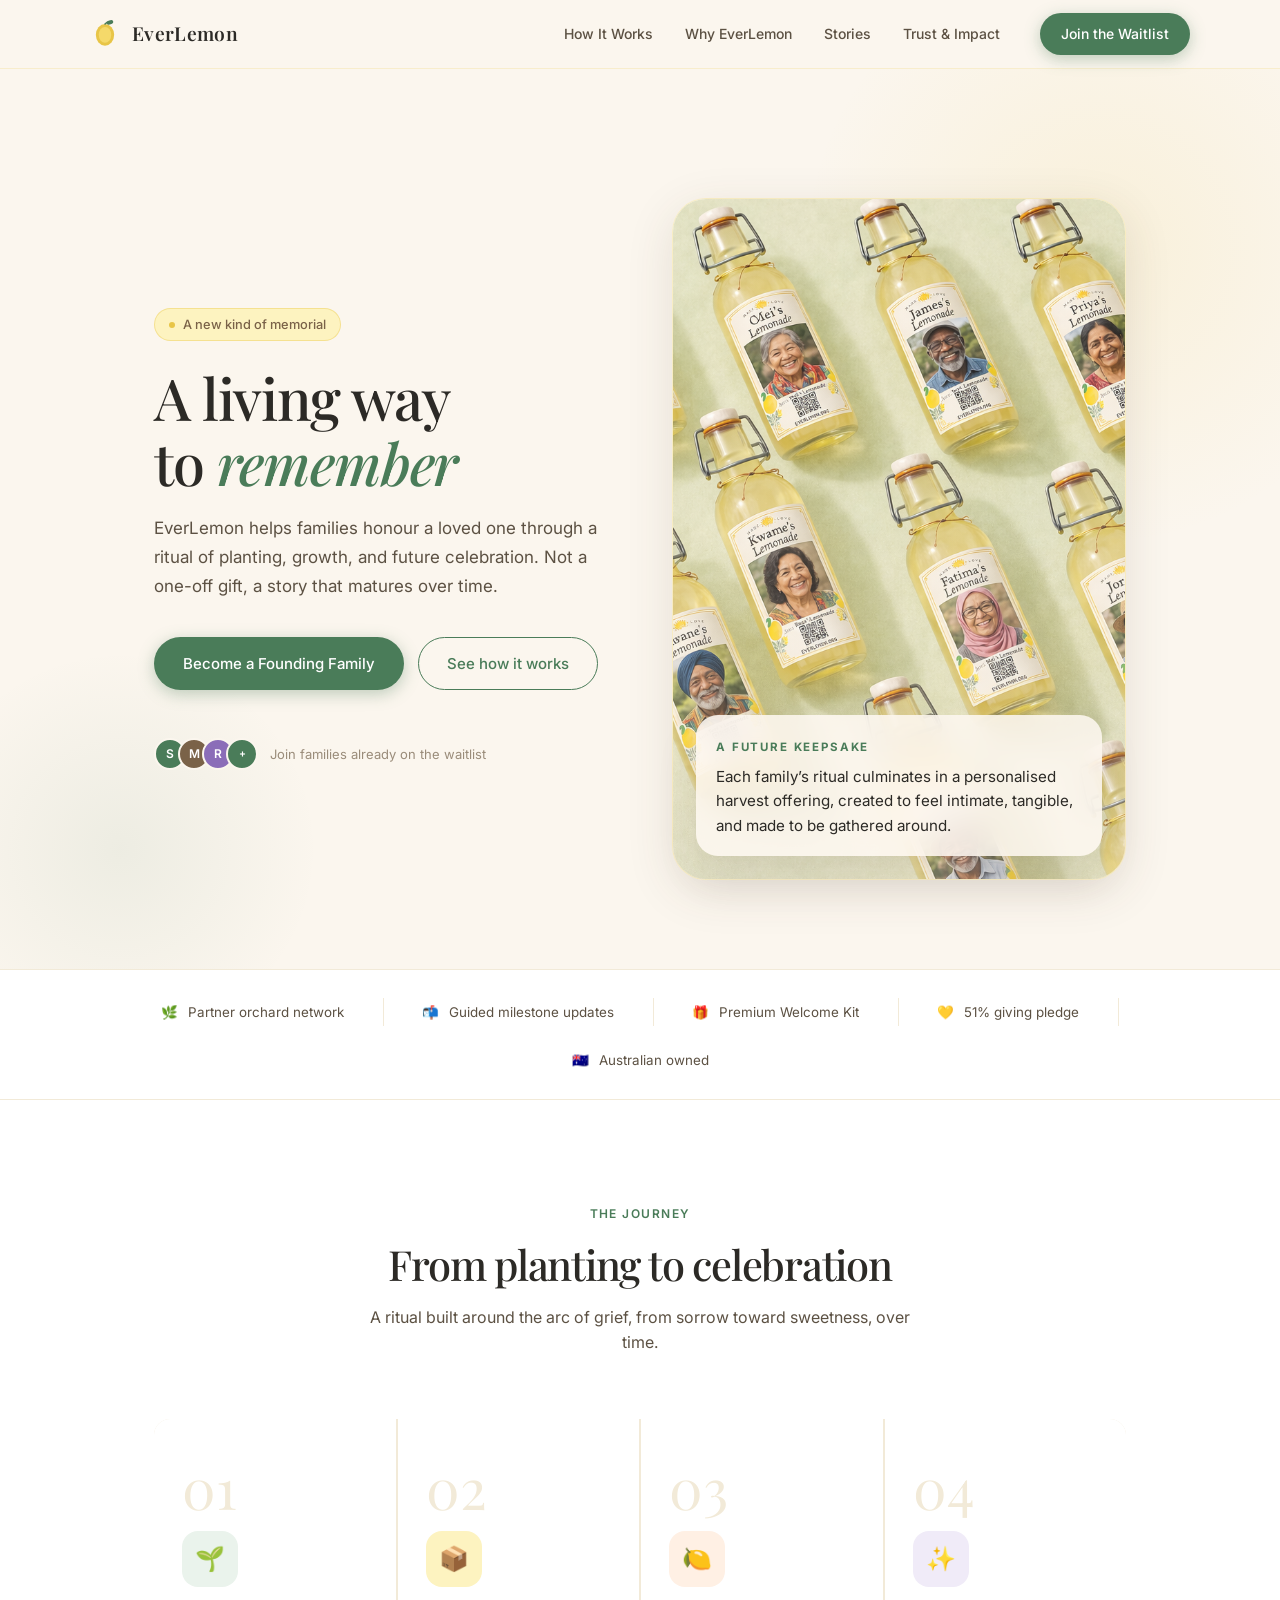
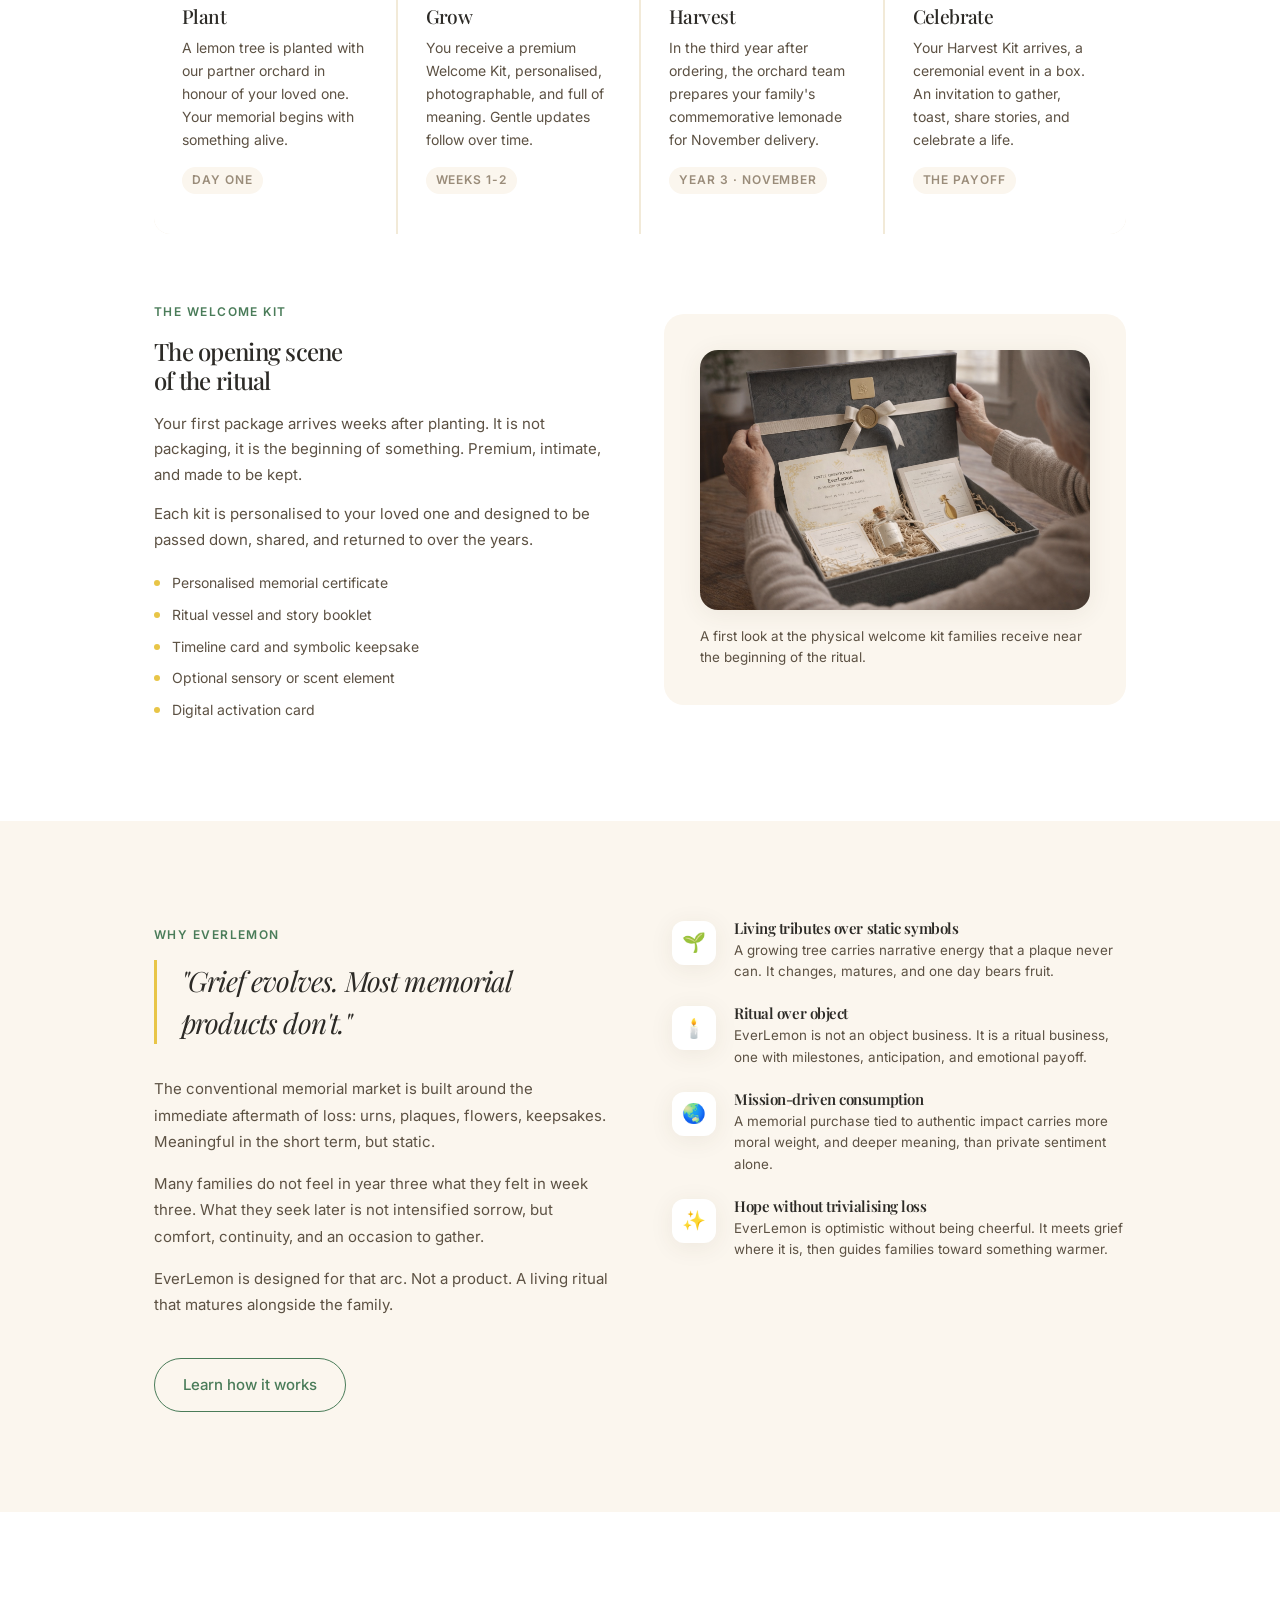
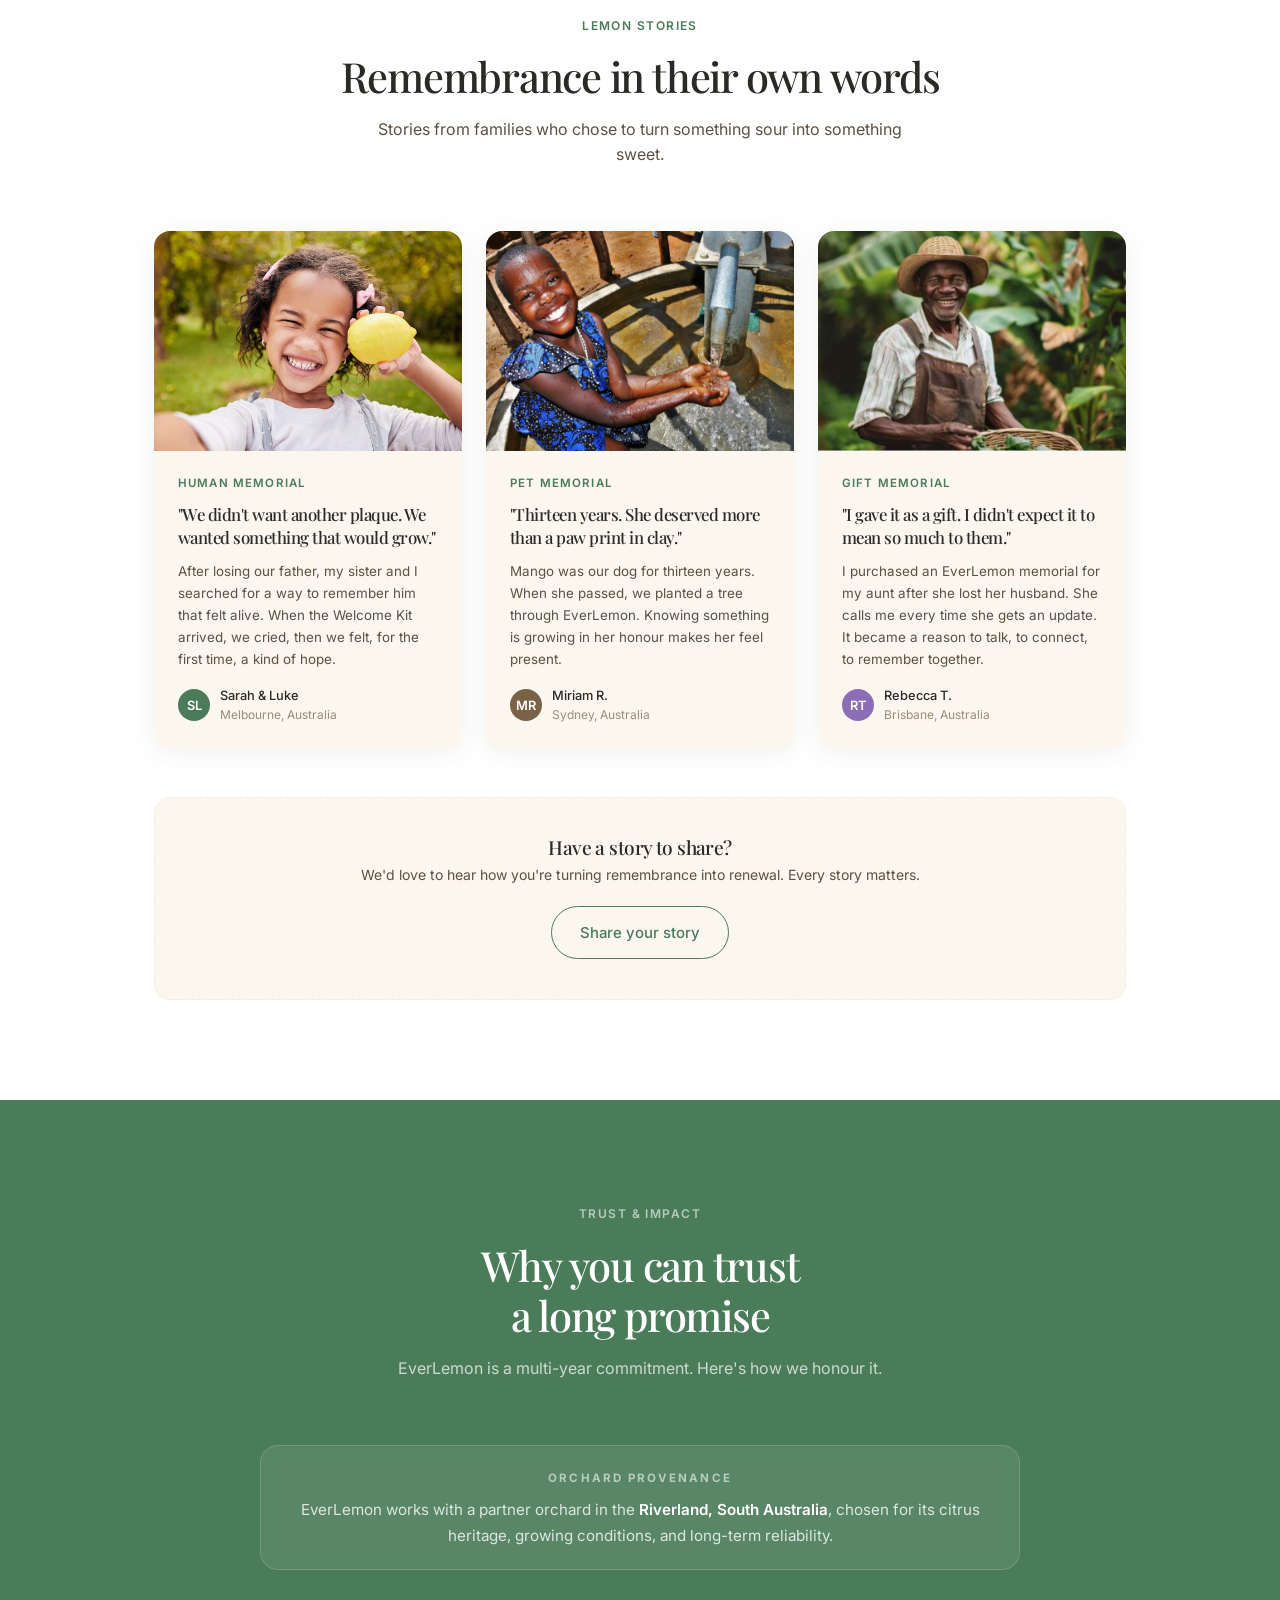
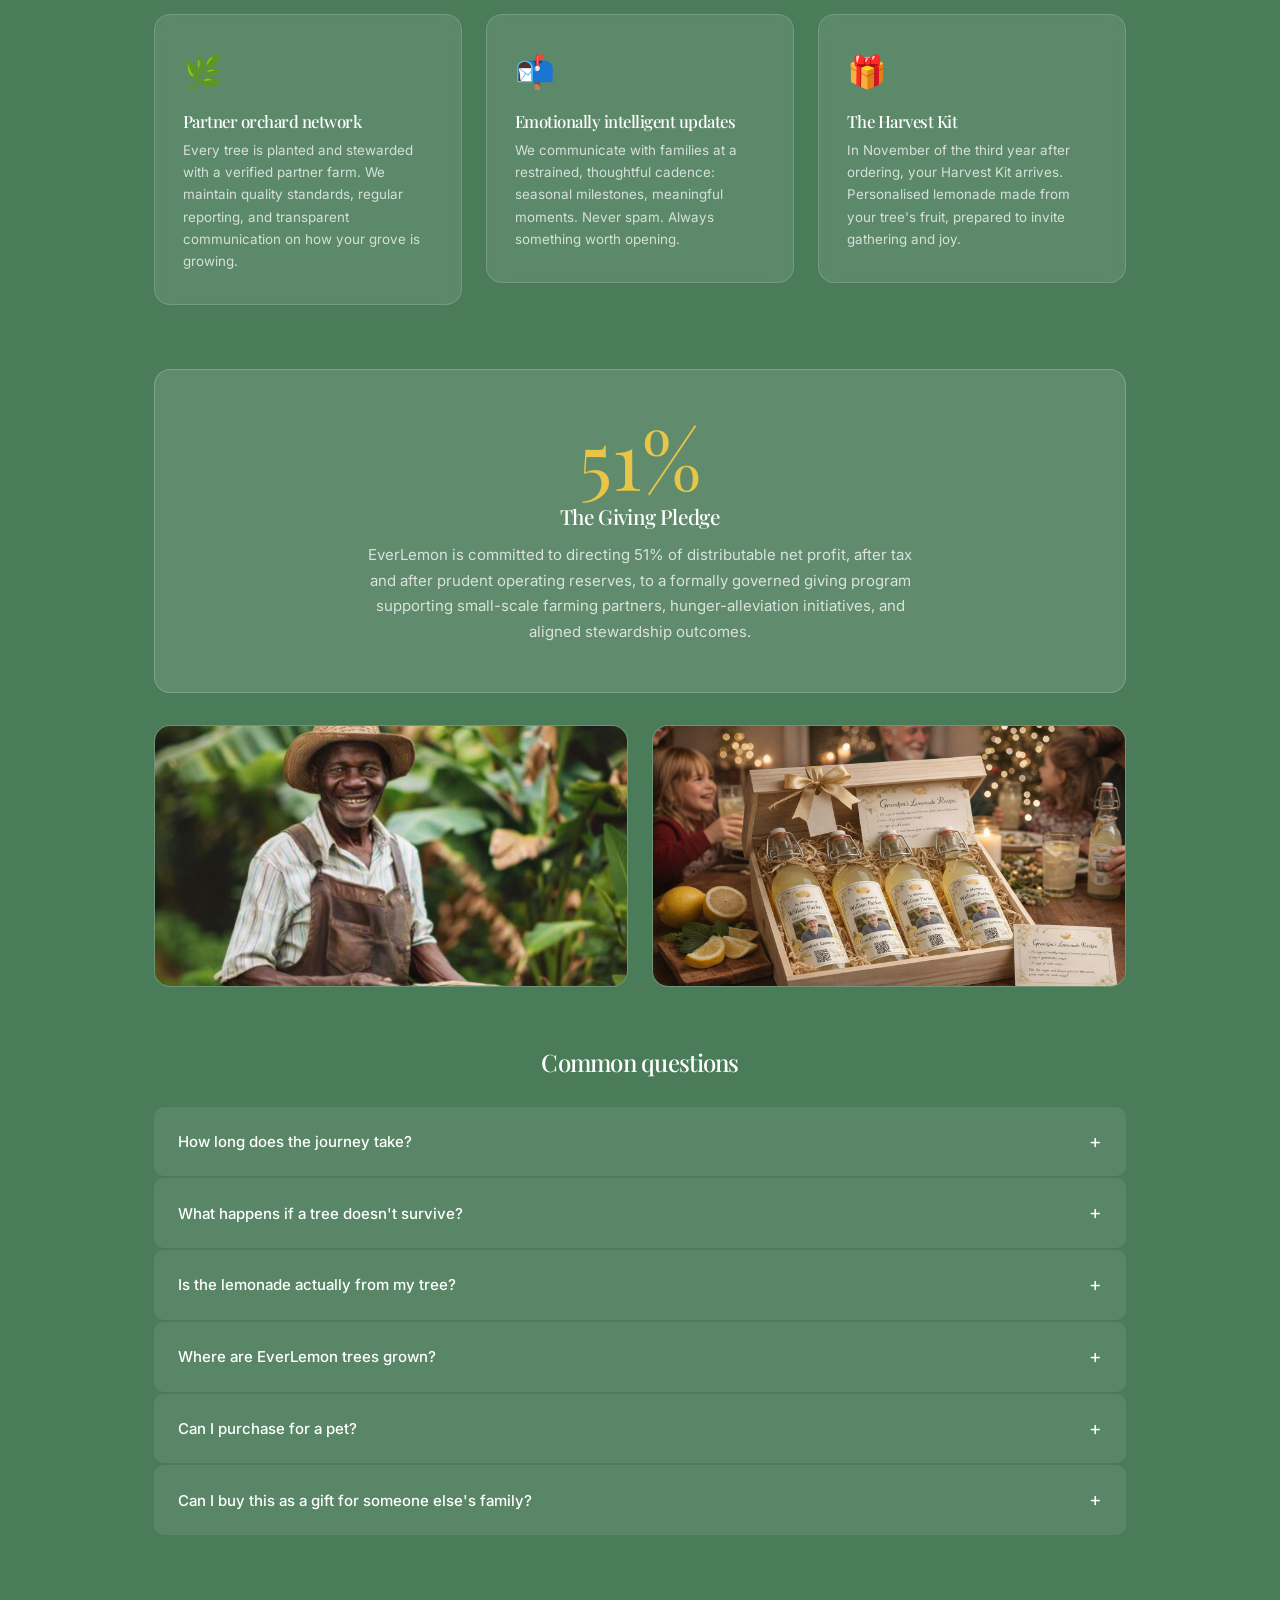
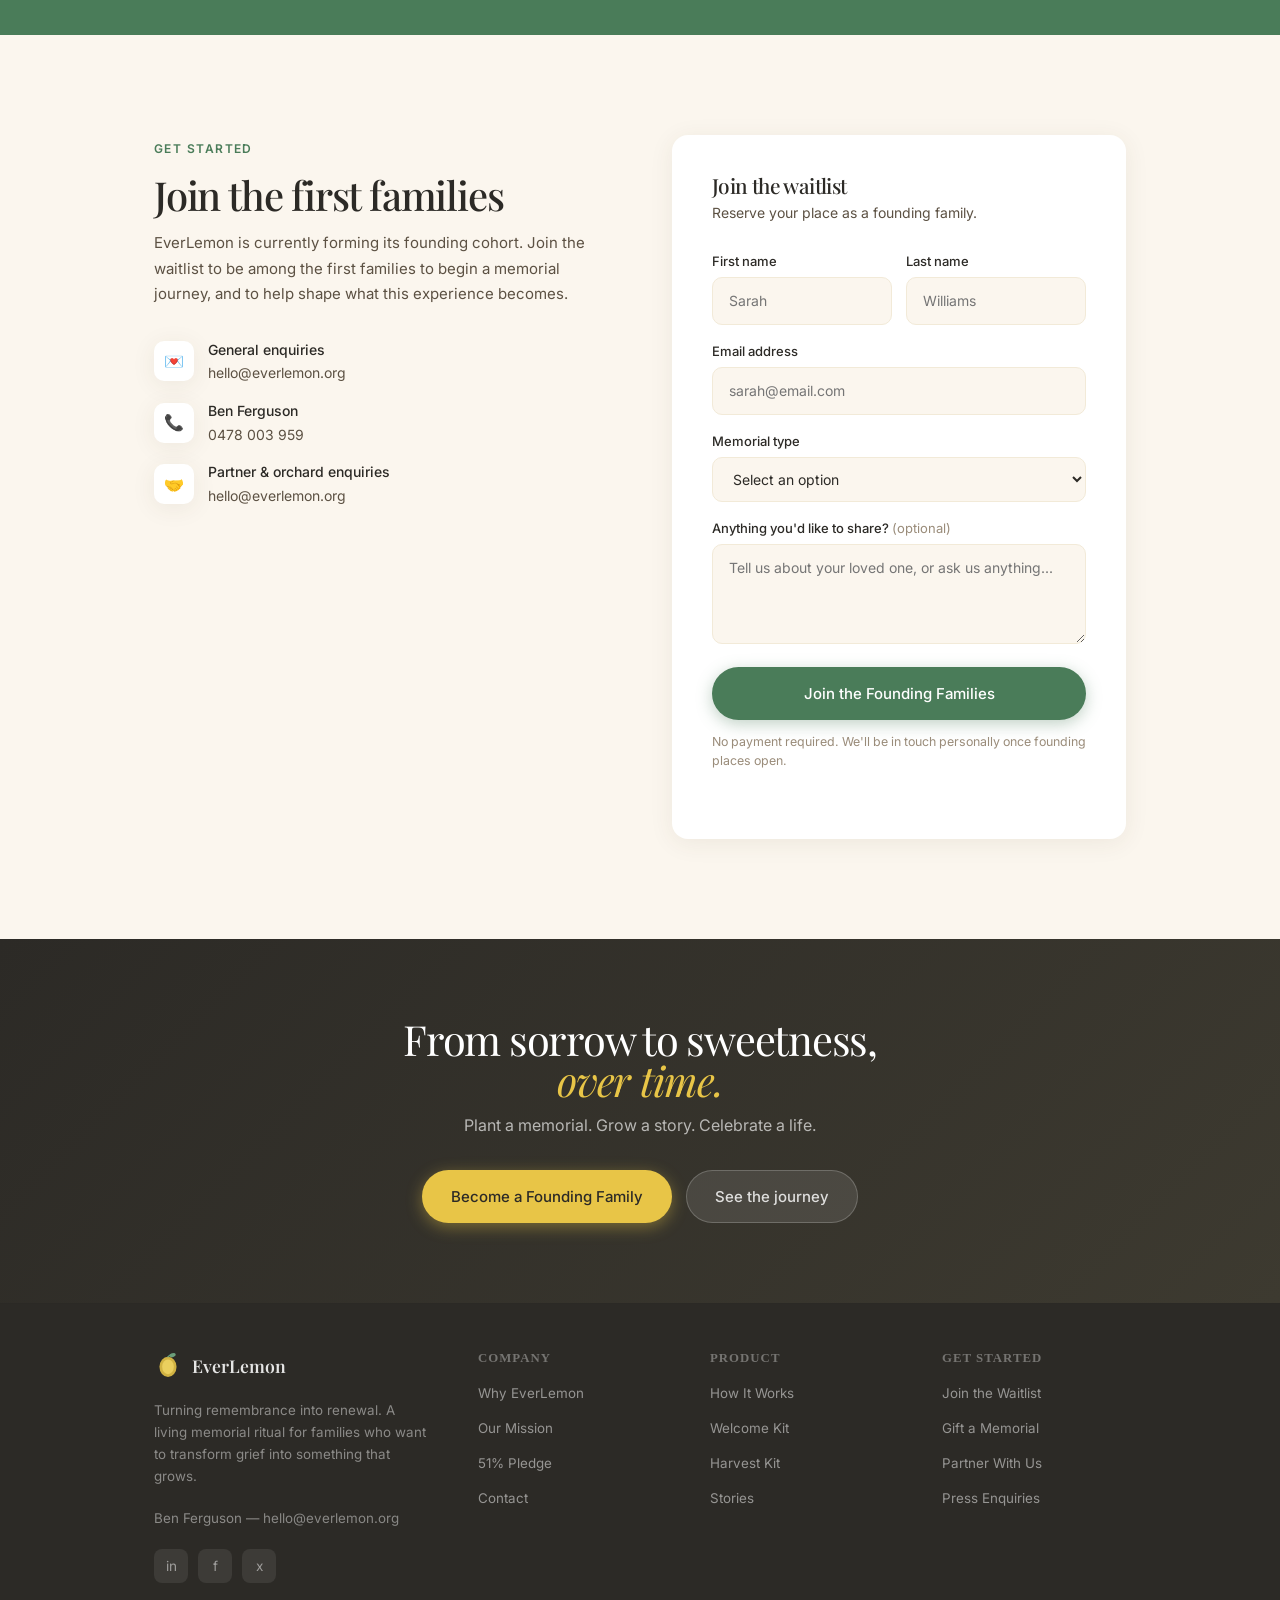
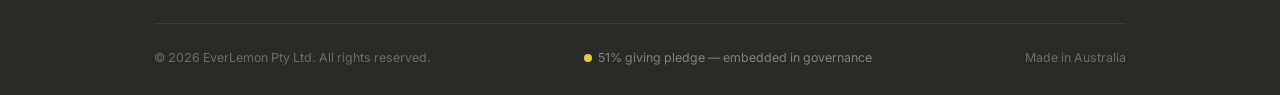
<file: index.html>
<!DOCTYPE html>
<html lang="en">
<head>
  <meta charset="UTF-8">
  <meta name="viewport" content="width=device-width, initial-scale=1.0">
  <title>EverLemon | A Living Way to Remember</title>
  <meta name="description" content="EverLemon helps families honour a loved one through a ritual of planting, growth, and future celebration. Not a one-off gift, a story that matures over time.">
  <link rel="preconnect" href="https://fonts.googleapis.com">
  <link rel="preconnect" href="https://fonts.gstatic.com" crossorigin>
  <link href="https://fonts.googleapis.com/css2?family=Playfair+Display:ital,wght@0,400;0,500;0,600;1,400&family=Inter:wght@300;400;500;600;700&display=swap" rel="stylesheet">
  <link rel="stylesheet" href="css/styles.css">
</head>
<body class="page-home">
  <a class="skip-link" href="#main-content">Skip to content</a>

  <header class="site-header">
    <nav class="nav-shell" aria-label="Primary">
      <a class="brandmark" href="#home" aria-label="EverLemon home">
        <svg class="brand-icon" viewBox="0 0 36 36" fill="none" aria-hidden="true">
          <ellipse cx="18" cy="19" rx="11" ry="13" fill="#E8C547"/>
          <ellipse cx="18" cy="19" rx="7.5" ry="9.5" fill="#F5D96A"/>
          <path d="M18 6 Q22 2 26 4" stroke="#4A7C59" stroke-width="1.8" stroke-linecap="round" fill="none"/>
          <ellipse cx="24" cy="4" rx="4" ry="2.5" fill="#4A7C59" transform="rotate(-20 24 4)"/>
        </svg>
        <span>EverLemon</span>
      </a>

      <button class="nav-toggle" type="button" aria-expanded="false" aria-controls="site-nav" aria-label="Open navigation">
        <span></span>
        <span></span>
        <span></span>
      </button>

      <div class="nav-links" id="site-nav">
        <a href="#how-it-works">How It Works</a>
        <a href="#why">Why EverLemon</a>
        <a href="#stories">Stories</a>
        <a href="#impact">Trust & Impact</a>
        <a class="button button-primary nav-button" href="#contact">Join the Waitlist</a>
      </div>
    </nav>
  </header>

  <main id="main-content">
    <section id="home" class="legacy-hero">
      <div class="hero-bg-accent"></div>
      <div class="hero-bg-accent-2"></div>

      <div class="section-inner legacy-hero-inner">
        <div class="legacy-hero-copy reveal">
          <div class="hero-eyebrow">
            <div class="hero-eyebrow-dot"></div>
            A new kind of memorial
          </div>

          <h1 class="hero-h1">A living way<br>to <em>remember</em></h1>

          <p class="hero-sub">
            EverLemon helps families honour a loved one through a ritual of planting,
            growth, and future celebration. Not a one-off gift, a story that matures over time.
          </p>

          <div class="hero-ctas">
            <a href="#contact" class="btn btn-primary">Become a Founding Family</a>
            <a href="#how-it-works" class="btn btn-outline">See how it works</a>
          </div>

          <div class="hero-social-proof">
            <div class="hero-avatars" aria-hidden="true">
              <span style="background:#4A7C59;">S</span>
              <span style="background:#7A6248;">M</span>
              <span style="background:#8B6DB8;">R</span>
              <span style="background:#4A7C59; font-size:0.65rem;">+</span>
            </div>
            <span>Join families already on the waitlist</span>
          </div>
        </div>

        <div class="hero-visual reveal reveal-delay-2">
          <figure class="hero-showcase">
            <div class="hero-showcase-frame">
              <img src="images/new-hero-image.png" alt="A collection of personalised EverLemon lemonade bottles arranged in a soft editorial composition">
            </div>
            <figcaption class="hero-showcase-caption">
              <span class="hero-showcase-label">A future keepsake</span>
              <p>Each family’s ritual culminates in a personalised harvest offering, created to feel intimate, tangible, and made to be gathered around.</p>
            </figcaption>
          </figure>
        </div>
      </div>
    </section>

    <div class="trust-strip">
      <div class="trust-strip-inner">
        <div class="trust-item"><span class="trust-item-icon">🌿</span> Partner orchard network</div>
        <div class="trust-divider"></div>
        <div class="trust-item"><span class="trust-item-icon">📬</span> Guided milestone updates</div>
        <div class="trust-divider"></div>
        <div class="trust-item"><span class="trust-item-icon">🎁</span> Premium Welcome Kit</div>
        <div class="trust-divider"></div>
        <div class="trust-item"><span class="trust-item-icon">💛</span> 51% giving pledge</div>
        <div class="trust-divider"></div>
        <div class="trust-item"><span class="trust-item-icon">🇦🇺</span> Australian owned</div>
      </div>
    </div>

    <section id="how-it-works" class="legacy-section legacy-light">
      <div class="section-inner">
        <div class="section-header reveal">
          <span class="section-label">The Journey</span>
          <h2>From planting to celebration</h2>
          <p>A ritual built around the arc of grief, from sorrow toward sweetness, over time.</p>
        </div>

        <div class="journey-steps reveal">
          <div class="journey-step">
            <div class="journey-step-num">01</div>
            <div class="journey-step-icon">🌱</div>
            <h3>Plant</h3>
            <p>A lemon tree is planted with our partner orchard in honour of your loved one. Your memorial begins with something alive.</p>
            <span class="journey-step-tag">Day one</span>
          </div>
          <div class="journey-step">
            <div class="journey-step-num">02</div>
            <div class="journey-step-icon">📦</div>
            <h3>Grow</h3>
            <p>You receive a premium Welcome Kit, personalised, photographable, and full of meaning. Gentle updates follow over time.</p>
            <span class="journey-step-tag">Weeks 1-2</span>
          </div>
          <div class="journey-step">
            <div class="journey-step-num">03</div>
            <div class="journey-step-icon">🍋</div>
            <h3>Harvest</h3>
            <p>In the third year after ordering, the orchard team prepares your family's commemorative lemonade for November delivery.</p>
            <span class="journey-step-tag">Year 3 · November</span>
          </div>
          <div class="journey-step">
            <div class="journey-step-num">04</div>
            <div class="journey-step-icon">✨</div>
            <h3>Celebrate</h3>
            <p>Your Harvest Kit arrives, a ceremonial event in a box. An invitation to gather, toast, share stories, and celebrate a life.</p>
            <span class="journey-step-tag">The payoff</span>
          </div>
        </div>

        <div class="journey-detail">
          <div class="journey-detail-text reveal">
            <span class="section-label">The Welcome Kit</span>
            <h3>The opening scene<br>of the ritual</h3>
            <p>Your first package arrives weeks after planting. It is not packaging, it is the beginning of something. Premium, intimate, and made to be kept.</p>
            <p>Each kit is personalised to your loved one and designed to be passed down, shared, and returned to over the years.</p>
            <div class="kit-items">
              <div class="kit-item">Personalised memorial certificate</div>
              <div class="kit-item">Ritual vessel and story booklet</div>
              <div class="kit-item">Timeline card and symbolic keepsake</div>
              <div class="kit-item">Optional sensory or scent element</div>
              <div class="kit-item">Digital activation card</div>
            </div>
          </div>

          <div class="journey-detail-visual reveal reveal-delay-1">
            <figure class="product-shot">
              <img src="images/New IMAGES/Everlemon Welcome box.png" alt="The EverLemon welcome kit presented as a keepsake box with certificates and memorial items">
            </figure>
            <p class="product-caption">A first look at the physical welcome kit families receive near the beginning of the ritual.</p>
          </div>
        </div>
      </div>
    </section>

    <section id="why" class="legacy-section legacy-cream">
      <div class="section-inner">
        <div class="why-grid">
          <div class="reveal">
            <span class="section-label">Why EverLemon</span>
            <blockquote class="why-quote">
              "Grief evolves. Most memorial products don't."
            </blockquote>
            <div class="why-body">
              <p>The conventional memorial market is built around the immediate aftermath of loss: urns, plaques, flowers, keepsakes. Meaningful in the short term, but static.</p>
              <p>Many families do not feel in year three what they felt in week three. What they seek later is not intensified sorrow, but comfort, continuity, and an occasion to gather.</p>
              <p>EverLemon is designed for that arc. Not a product. A living ritual that matures alongside the family.</p>
            </div>
            <a href="#how-it-works" class="btn btn-outline why-button">Learn how it works</a>
          </div>

          <div class="why-pillars reveal reveal-delay-1">
            <div class="why-pillar">
              <div class="why-pillar-icon">🌱</div>
              <div class="why-pillar-text">
                <h4>Living tributes over static symbols</h4>
                <p>A growing tree carries narrative energy that a plaque never can. It changes, matures, and one day bears fruit.</p>
              </div>
            </div>
            <div class="why-pillar">
              <div class="why-pillar-icon">🕯️</div>
              <div class="why-pillar-text">
                <h4>Ritual over object</h4>
                <p>EverLemon is not an object business. It is a ritual business, one with milestones, anticipation, and emotional payoff.</p>
              </div>
            </div>
            <div class="why-pillar">
              <div class="why-pillar-icon">🌏</div>
              <div class="why-pillar-text">
                <h4>Mission-driven consumption</h4>
                <p>A memorial purchase tied to authentic impact carries more moral weight, and deeper meaning, than private sentiment alone.</p>
              </div>
            </div>
            <div class="why-pillar">
              <div class="why-pillar-icon">✨</div>
              <div class="why-pillar-text">
                <h4>Hope without trivialising loss</h4>
                <p>EverLemon is optimistic without being cheerful. It meets grief where it is, then guides families toward something warmer.</p>
              </div>
            </div>
          </div>
        </div>
      </div>
    </section>

    <section id="stories" class="legacy-section legacy-light">
      <div class="section-inner">
        <div class="section-header reveal">
          <span class="section-label">Lemon Stories</span>
          <h2>Remembrance in their own words</h2>
          <p>Stories from families who chose to turn something sour into something sweet.</p>
        </div>

        <div class="stories-grid">
          <div class="story-card reveal">
            <figure class="story-card-media">
              <img src="images/child-selfie-holding-lemon.jpg" alt="Child holding a lemon and smiling for a selfie">
            </figure>
            <div class="story-card-body">
              <div class="story-card-tag">Human memorial</div>
              <h3>"We didn't want another plaque. We wanted something that would grow."</h3>
              <p>After losing our father, my sister and I searched for a way to remember him that felt alive. When the Welcome Kit arrived, we cried, then we felt, for the first time, a kind of hope.</p>
              <div class="story-card-author">
                <div class="story-card-avatar">SL</div>
                <div>
                  <div class="story-card-author-name">Sarah &amp; Luke</div>
                  <div class="story-card-author-detail">Melbourne, Australia</div>
                </div>
              </div>
            </div>
          </div>

          <div class="story-card reveal reveal-delay-1">
            <figure class="story-card-media">
              <img src="images/optimized/child-smiling-water-pump-community.jpg" alt="Child smiling beside a water pump">
            </figure>
            <div class="story-card-body">
              <div class="story-card-tag">Pet memorial</div>
              <h3>"Thirteen years. She deserved more than a paw print in clay."</h3>
              <p>Mango was our dog for thirteen years. When she passed, we planted a tree through EverLemon. Knowing something is growing in her honour makes her feel present.</p>
              <div class="story-card-author">
                <div class="story-card-avatar">MR</div>
                <div>
                  <div class="story-card-author-name">Miriam R.</div>
                  <div class="story-card-author-detail">Sydney, Australia</div>
                </div>
              </div>
            </div>
          </div>

          <div class="story-card reveal reveal-delay-2">
            <figure class="story-card-media">
              <img src="images/optimized/farmer-smiling-with-harvest-basket.jpg" alt="Farmer smiling while carrying a basket of harvest">
            </figure>
            <div class="story-card-body">
              <div class="story-card-tag">Gift memorial</div>
              <h3>"I gave it as a gift. I didn't expect it to mean so much to them."</h3>
              <p>I purchased an EverLemon memorial for my aunt after she lost her husband. She calls me every time she gets an update. It became a reason to talk, to connect, to remember together.</p>
              <div class="story-card-author">
                <div class="story-card-avatar">RT</div>
                <div>
                  <div class="story-card-author-name">Rebecca T.</div>
                  <div class="story-card-author-detail">Brisbane, Australia</div>
                </div>
              </div>
            </div>
          </div>
        </div>

        <div class="stories-cta reveal">
          <h3>Have a story to share?</h3>
          <p>We'd love to hear how you're turning remembrance into renewal. Every story matters.</p>
          <a href="#contact" class="btn btn-outline">Share your story</a>
        </div>
      </div>
    </section>

    <section id="impact" class="legacy-section legacy-impact">
      <div class="section-inner">
        <div class="section-header reveal">
          <span class="section-label">Trust &amp; Impact</span>
          <h2>Why you can trust<br>a long promise</h2>
          <p>EverLemon is a multi-year commitment. Here's how we honour it.</p>
        </div>

        <div class="impact-provenance reveal">
          <span class="impact-provenance-label">Orchard provenance</span>
          <p>EverLemon works with a partner orchard in the <strong>Riverland, South Australia</strong>, chosen for its citrus heritage, growing conditions, and long-term reliability.</p>
        </div>

        <div class="impact-grid">
          <div class="impact-card reveal">
            <div class="impact-card-icon">🌿</div>
            <h3>Partner orchard network</h3>
            <p>Every tree is planted and stewarded with a verified partner farm. We maintain quality standards, regular reporting, and transparent communication on how your grove is growing.</p>
          </div>
          <div class="impact-card reveal reveal-delay-1">
            <div class="impact-card-icon">📬</div>
            <h3>Emotionally intelligent updates</h3>
            <p>We communicate with families at a restrained, thoughtful cadence: seasonal milestones, meaningful moments. Never spam. Always something worth opening.</p>
          </div>
          <div class="impact-card reveal reveal-delay-2">
            <div class="impact-card-icon">🎁</div>
            <h3>The Harvest Kit</h3>
            <p>In November of the third year after ordering, your Harvest Kit arrives. Personalised lemonade made from your tree's fruit, prepared to invite gathering and joy.</p>
          </div>
        </div>

        <div class="impact-pledge reveal">
          <div class="impact-pledge-num">51%</div>
          <h3>The Giving Pledge</h3>
          <p>EverLemon is committed to directing 51% of distributable net profit, after tax and after prudent operating reserves, to a formally governed giving program supporting small-scale farming partners, hunger-alleviation initiatives, and aligned stewardship outcomes.</p>
        </div>

        <div class="impact-photo-band">
          <figure class="impact-photo reveal">
            <img src="images/optimized/farmer-smiling-with-harvest-basket.jpg" alt="Farmer smiling in a grove with a harvest basket">
          </figure>
          <figure class="impact-photo reveal reveal-delay-1">
            <img src="images/New IMAGES/Final Everlemon pack.png" alt="The EverLemon final pack with personalised lemonade bottles presented for a family gathering">
          </figure>
        </div>

        <div class="impact-faq reveal">
          <h3>Common questions</h3>
          <div class="faq-list">
            <div class="faq-item">
              <button class="faq-question" type="button">
                <strong>How long does the journey take?</strong>
                <span class="faq-icon">+</span>
              </button>
              <div class="faq-answer">
                <p>The core promise is a November delivery in the third year after ordering. We'll communicate that expected window clearly at purchase and keep families updated as the orchard story unfolds.</p>
              </div>
            </div>
            <div class="faq-item">
              <button class="faq-question" type="button">
                <strong>What happens if a tree doesn't survive?</strong>
                <span class="faq-icon">+</span>
              </button>
              <div class="faq-answer">
                <p>Agricultural risk is real, and we take it seriously. In the rare case a tree is lost, we will replant at no extra cost and honour the full journey from the new planting date. We will always communicate openly and with care, not in fine print, but directly to your family.</p>
              </div>
            </div>
            <div class="faq-item">
              <button class="faq-question" type="button">
                <strong>Is the lemonade actually from my tree?</strong>
                <span class="faq-icon">+</span>
              </button>
              <div class="faq-answer">
                <p>Yes. Your Harvest Kit is produced from the fruit of your specific grove at our partner orchard. The commemorative lemonade is made, labelled, and presented with provenance linked to your loved one's memorial.</p>
              </div>
            </div>
            <div class="faq-item">
              <button class="faq-question" type="button">
                <strong>Where are EverLemon trees grown?</strong>
                <span class="faq-icon">+</span>
              </button>
              <div class="faq-answer">
                <p>EverLemon works with a partner orchard in the Riverland, South Australia. We chose this region for its citrus heritage and long-term growing reliability, so each family's memorial journey is connected to a real place and a real standard of care.</p>
              </div>
            </div>
            <div class="faq-item">
              <button class="faq-question" type="button">
                <strong>Can I purchase for a pet?</strong>
                <span class="faq-icon">+</span>
              </button>
              <div class="faq-answer">
                <p>Absolutely. Pet memorials are a meaningful part of our offering. The ritual, personalisation, and journey are fully adapted for beloved animals.</p>
              </div>
            </div>
            <div class="faq-item">
              <button class="faq-question" type="button">
                <strong>Can I buy this as a gift for someone else's family?</strong>
                <span class="faq-icon">+</span>
              </button>
              <div class="faq-answer">
                <p>Yes. Gift memorials are one of our most common purchase types. You purchase on behalf of the family, and we handle all personalisation and correspondence with them directly.</p>
              </div>
            </div>
          </div>
        </div>
      </div>
    </section>

    <section id="contact" class="legacy-section legacy-cream">
      <div class="section-inner">
        <div class="contact-grid">
          <div class="reveal">
            <span class="section-label">Get Started</span>
            <h2 class="contact-heading">Join the first families</h2>
            <p class="contact-intro">
              EverLemon is currently forming its founding cohort. Join the waitlist to be among the first families to begin a memorial journey, and to help shape what this experience becomes.
            </p>

            <div class="contact-methods">
              <div class="contact-method">
                <div class="contact-method-icon">💌</div>
                <div>
                  <strong>General enquiries</strong>
                  <a href="mailto:hello@everlemon.org">hello@everlemon.org</a>
                </div>
              </div>
              <div class="contact-method">
                <div class="contact-method-icon">📞</div>
                <div>
                  <strong>Ben Ferguson</strong>
                  <a href="tel:+61478003959">0478 003 959</a>
                </div>
              </div>
              <div class="contact-method">
                <div class="contact-method-icon">🤝</div>
                <div>
                  <strong>Partner &amp; orchard enquiries</strong>
                  <a href="mailto:hello@everlemon.org">hello@everlemon.org</a>
                </div>
              </div>
            </div>
          </div>

          <div class="reveal reveal-delay-1">
            <div class="waitlist-form">
              <h3>Join the waitlist</h3>
              <p class="form-sub">Reserve your place as a founding family.</p>

              <form id="waitlist-form">
                <input type="hidden" name="_subject" value="New EverLemon waitlist enquiry">
                <input type="hidden" name="_template" value="table">
                <input type="hidden" name="_captcha" value="false">
                <input type="hidden" name="page_source" value="Homepage waitlist form">
                <input class="form-honeypot" type="text" name="_honey" tabindex="-1" autocomplete="off" aria-hidden="true">
                <div class="form-row">
                  <div class="form-group">
                    <label for="fname">First name</label>
                    <input type="text" id="fname" name="first_name" placeholder="Sarah" required>
                  </div>
                  <div class="form-group">
                    <label for="lname">Last name</label>
                    <input type="text" id="lname" name="last_name" placeholder="Williams" required>
                  </div>
                </div>

                <div class="form-group">
                  <label for="email">Email address</label>
                  <input type="email" id="email" name="email" placeholder="sarah@email.com" required>
                </div>

                <div class="form-group">
                  <label for="memorial-type">Memorial type</label>
                  <select id="memorial-type" name="memorial_type">
                    <option value="">Select an option</option>
                    <option value="human">Human memorial</option>
                    <option value="pet">Pet memorial</option>
                    <option value="gift">Gift for someone else</option>
                    <option value="not-sure">Not sure yet</option>
                  </select>
                </div>

                <div class="form-group">
                  <label for="message">Anything you'd like to share? <span class="optional-note">(optional)</span></label>
                  <textarea id="message" name="message" placeholder="Tell us about your loved one, or ask us anything..."></textarea>
                </div>

                <button type="submit" class="btn btn-primary btn-full">Join the Founding Families</button>
                <p class="form-note">No payment required. We'll be in touch personally once founding places open.</p>
                <p id="form-status" class="form-status" aria-live="polite"></p>
              </form>
            </div>
          </div>
        </div>
      </div>
    </section>

    <div class="cta-banner">
      <div class="section-inner">
        <h2>From sorrow to sweetness,<br><em>over time.</em></h2>
        <p>Plant a memorial. Grow a story. Celebrate a life.</p>
        <div class="cta-banner-btns">
          <a href="#contact" class="btn btn-yellow">Become a Founding Family</a>
          <a href="#how-it-works" class="btn btn-ghost-light">See the journey</a>
        </div>
      </div>
    </div>
  </main>

  <footer class="site-footer">
    <div class="footer-inner">
      <div class="footer-top">
        <div class="footer-brand">
          <a href="#home" class="footer-logo">
            <svg class="brand-icon" viewBox="0 0 36 36" fill="none" aria-hidden="true">
              <ellipse cx="18" cy="19" rx="11" ry="13" fill="#E8C547" opacity="0.88"/>
              <ellipse cx="18" cy="19" rx="7.5" ry="9.5" fill="#F5D96A" opacity="0.72"/>
              <path d="M18 6 Q22 2 26 4" stroke="#6B9E7A" stroke-width="1.8" stroke-linecap="round" fill="none"/>
              <ellipse cx="24" cy="4" rx="4" ry="2.5" fill="#6B9E7A" transform="rotate(-20 24 4)"/>
            </svg>
            <span class="footer-logo-text">EverLemon</span>
          </a>
          <p>Turning remembrance into renewal. A living memorial ritual for families who want to transform grief into something that grows.</p>
          <p class="footer-founder">Ben Ferguson — <a href="mailto:hello@everlemon.org">hello@everlemon.org</a></p>
          <div class="footer-social">
            <a href="#" aria-label="LinkedIn">in</a>
            <a href="#" aria-label="Facebook">f</a>
            <a href="#" aria-label="X">x</a>
          </div>
        </div>

        <div class="footer-col">
          <h4>Company</h4>
          <ul>
            <li><a href="#why">Why EverLemon</a></li>
            <li><a href="#impact">Our Mission</a></li>
            <li><a href="#impact">51% Pledge</a></li>
            <li><a href="#contact">Contact</a></li>
          </ul>
        </div>

        <div class="footer-col">
          <h4>Product</h4>
          <ul>
            <li><a href="#how-it-works">How It Works</a></li>
            <li><a href="#how-it-works">Welcome Kit</a></li>
            <li><a href="#how-it-works">Harvest Kit</a></li>
            <li><a href="#stories">Stories</a></li>
          </ul>
        </div>

        <div class="footer-col">
          <h4>Get Started</h4>
          <ul>
            <li><a href="#contact">Join the Waitlist</a></li>
            <li><a href="#contact">Gift a Memorial</a></li>
            <li><a href="#contact">Partner With Us</a></li>
            <li><a href="#contact">Press Enquiries</a></li>
          </ul>
        </div>
      </div>

      <div class="footer-bottom">
        <span>&copy; 2026 EverLemon Pty Ltd. All rights reserved.</span>
        <span class="footer-pledge-badge">51% giving pledge — embedded in governance</span>
        <span>Made in Australia</span>
      </div>
    </div>
  </footer>

  <script src="js/main.js"></script>
</body>
</html>
</file>
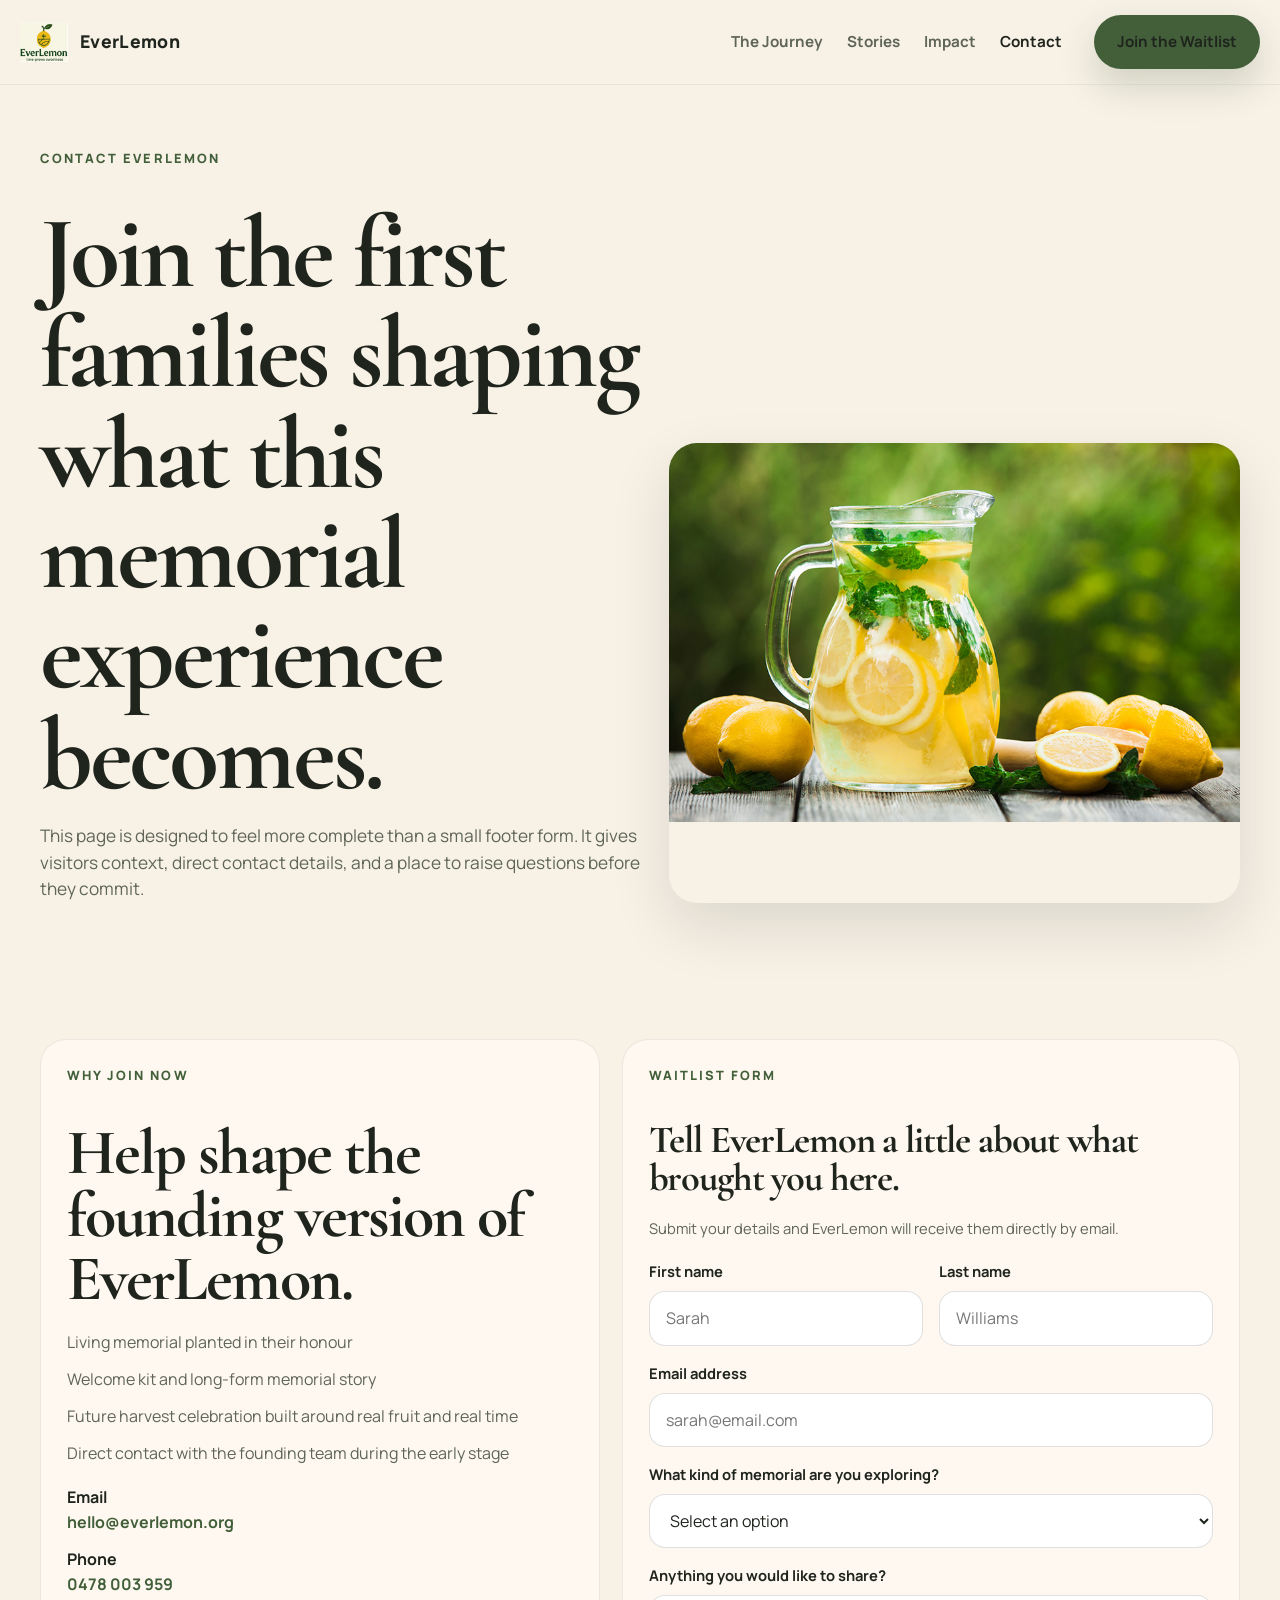
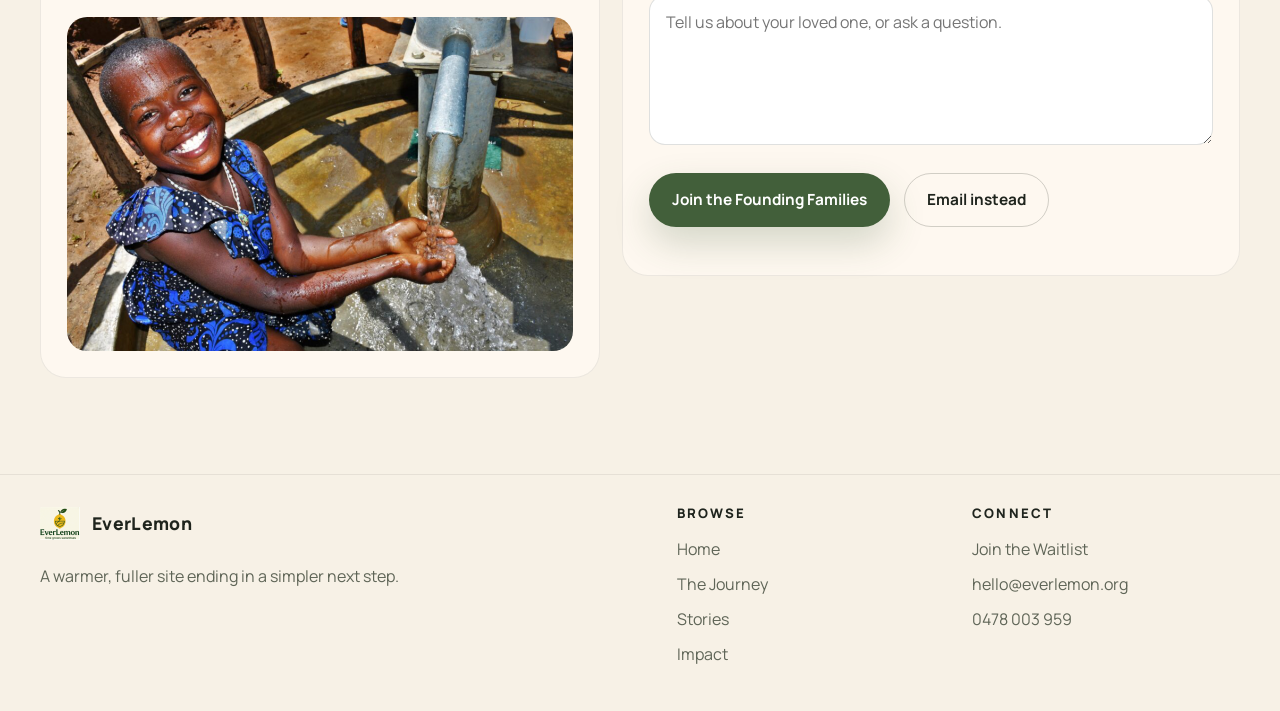
<file: contact.html>
<!DOCTYPE html>
<html lang="en">
<head>
  <meta charset="UTF-8">
  <meta name="viewport" content="width=device-width, initial-scale=1.0">
  <title>Contact | EverLemon</title>
  <meta name="description" content="Join the EverLemon waitlist or speak directly with the team.">
  <link rel="preconnect" href="https://fonts.googleapis.com">
  <link rel="preconnect" href="https://fonts.gstatic.com" crossorigin>
  <link href="https://fonts.googleapis.com/css2?family=Cormorant+Garamond:wght@400;500;600;700&family=Manrope:wght@400;500;600;700;800&display=swap" rel="stylesheet">
  <link rel="stylesheet" href="css/styles.css">
</head>
<body class="contact-page">
  <a class="skip-link" href="#main-content">Skip to content</a>

  <header class="site-header">
    <nav class="nav-shell" aria-label="Primary">
      <a class="brandmark" href="index.html" aria-label="EverLemon home">
        <img src="images/optimized/everlemon-logo.png" alt="EverLemon logo">
        <span>EverLemon</span>
      </a>
      <button class="nav-toggle" type="button" aria-expanded="false" aria-controls="site-nav" aria-label="Open navigation">
        <span></span>
        <span></span>
        <span></span>
      </button>
      <div class="nav-links" id="site-nav">
        <a href="journey.html">The Journey</a>
        <a href="stories.html">Stories</a>
        <a href="impact.html">Impact</a>
        <a href="contact.html">Contact</a>
        <a class="button button-primary nav-button" href="contact.html">Join the Waitlist</a>
      </div>
    </nav>
  </header>

  <main id="main-content">
    <section class="page-hero">
      <div class="frame-wide page-hero-grid">
        <div class="page-hero-copy reveal">
          <p class="eyebrow">Contact EverLemon</p>
          <h1>Join the first families shaping what this memorial experience becomes.</h1>
          <p class="lede">
            This page is designed to feel more complete than a small footer form. It gives visitors context, direct contact details,
            and a place to raise questions before they commit.
          </p>
        </div>
        <figure class="page-hero-media reveal reveal-delay-1">
          <img src="images/lemonade-pitcher-fresh.jpg" alt="Fresh lemonade poured into glasses on a table">
        </figure>
      </div>
    </section>

    <section class="frame-wide section-space">
      <div class="contact-layout">
        <aside class="contact-card reveal">
          <p class="eyebrow">Why join now</p>
          <h2>Help shape the founding version of EverLemon.</h2>
          <div class="contact-highlights">
            <p>Living memorial planted in their honour</p>
            <p>Welcome kit and long-form memorial story</p>
            <p>Future harvest celebration built around real fruit and real time</p>
            <p>Direct contact with the founding team during the early stage</p>
          </div>

          <div class="contact-list">
            <div>
              <strong>Email</strong><br>
              <a href="mailto:hello@everlemon.org">hello@everlemon.org</a>
            </div>
            <div>
              <strong>Phone</strong><br>
              <a href="tel:+61478003959">0478 003 959</a>
            </div>
          </div>

          <figure class="contact-aside">
            <img src="images/child-smiling-water-pump-community.png" alt="Child smiling outdoors in a community setting">
          </figure>
        </aside>

        <div class="contact-card reveal reveal-delay-1">
          <p class="eyebrow">Waitlist form</p>
          <h3>Tell EverLemon a little about what brought you here.</h3>
          <p class="form-note">
            Submit your details and EverLemon will receive them directly by email.
          </p>

          <form id="waitlist-form">
            <input type="hidden" name="_subject" value="New EverLemon waitlist enquiry">
            <input type="hidden" name="_template" value="table">
            <input type="hidden" name="_captcha" value="false">
            <input type="hidden" name="page_source" value="Contact page waitlist form">
            <input class="form-honeypot" type="text" name="_honey" tabindex="-1" autocomplete="off" aria-hidden="true">
            <div class="form-grid">
              <div class="form-field">
                <label for="first-name">First name</label>
                <input id="first-name" name="first_name" type="text" placeholder="Sarah" required>
              </div>
              <div class="form-field">
                <label for="last-name">Last name</label>
                <input id="last-name" name="last_name" type="text" placeholder="Williams" required>
              </div>
              <div class="form-field full">
                <label for="email">Email address</label>
                <input id="email" name="email" type="email" placeholder="sarah@email.com" required>
              </div>
              <div class="form-field full">
                <label for="memorial-type">What kind of memorial are you exploring?</label>
                <select id="memorial-type" name="memorial_type">
                  <option value="">Select an option</option>
                  <option value="human">Human memorial</option>
                  <option value="pet">Pet memorial</option>
                  <option value="gift">Gift memorial</option>
                  <option value="not-sure">Not sure yet</option>
                </select>
              </div>
              <div class="form-field full">
                <label for="message">Anything you would like to share?</label>
                <textarea id="message" name="message" placeholder="Tell us about your loved one, or ask a question."></textarea>
              </div>
            </div>

            <div class="hero-actions">
              <button class="button button-primary" type="submit">Join the Founding Families</button>
              <a class="button button-secondary" href="mailto:hello@everlemon.org">Email instead</a>
            </div>
            <p class="form-status" id="form-status" aria-live="polite"></p>
          </form>
        </div>
      </div>
    </section>
  </main>

  <footer class="site-footer">
    <div class="frame-wide footer-grid">
      <div>
        <a class="brandmark brandmark-footer" href="index.html">
          <img src="images/optimized/everlemon-logo.png" alt="EverLemon logo">
          <span>EverLemon</span>
        </a>
        <p class="footer-copy">A warmer, fuller site ending in a simpler next step.</p>
      </div>
      <div>
        <p class="footer-label">Browse</p>
        <ul class="footer-links">
          <li><a href="index.html">Home</a></li>
          <li><a href="journey.html">The Journey</a></li>
          <li><a href="stories.html">Stories</a></li>
          <li><a href="impact.html">Impact</a></li>
        </ul>
      </div>
      <div>
        <p class="footer-label">Connect</p>
        <ul class="footer-links">
          <li><a href="contact.html">Join the Waitlist</a></li>
          <li><a href="mailto:hello@everlemon.org">hello@everlemon.org</a></li>
          <li><a href="tel:+61478003959">0478 003 959</a></li>
        </ul>
      </div>
    </div>
  </footer>

  <script src="js/main.js"></script>
</body>
</html>
</file>
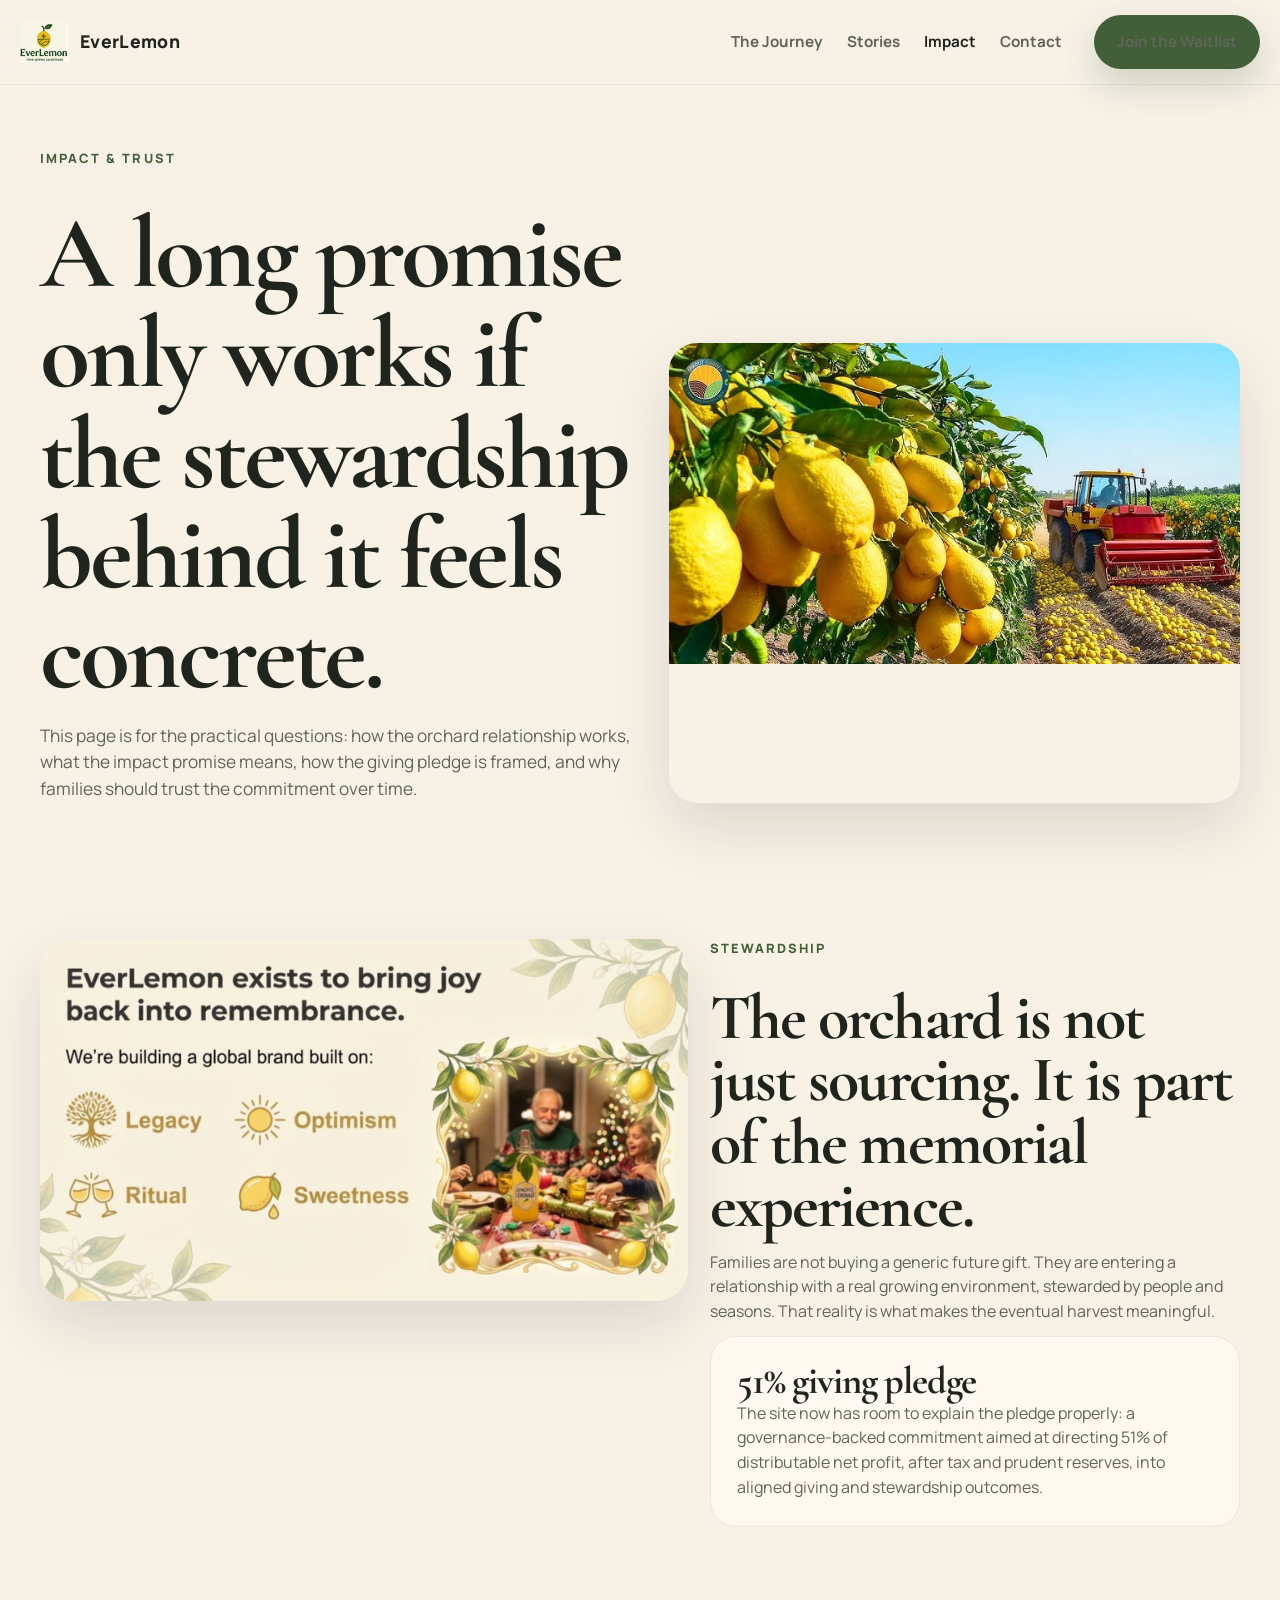
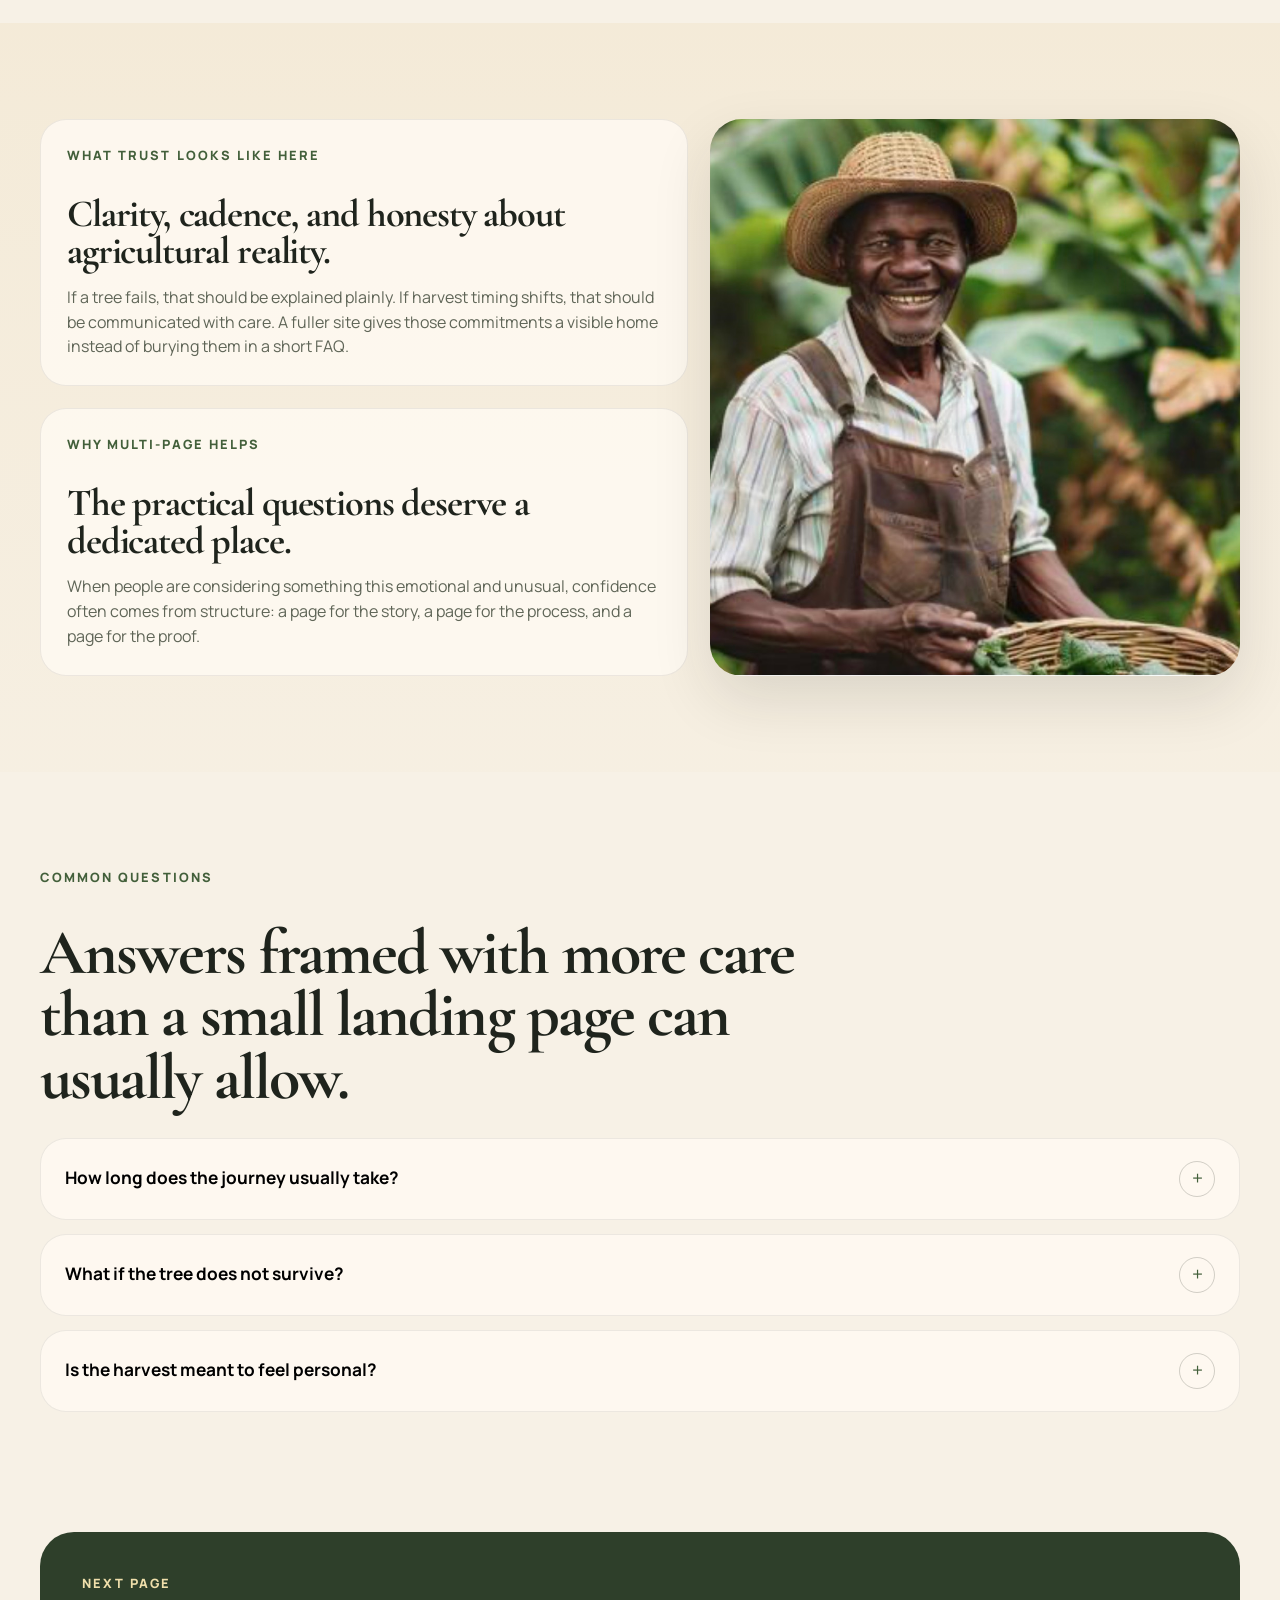
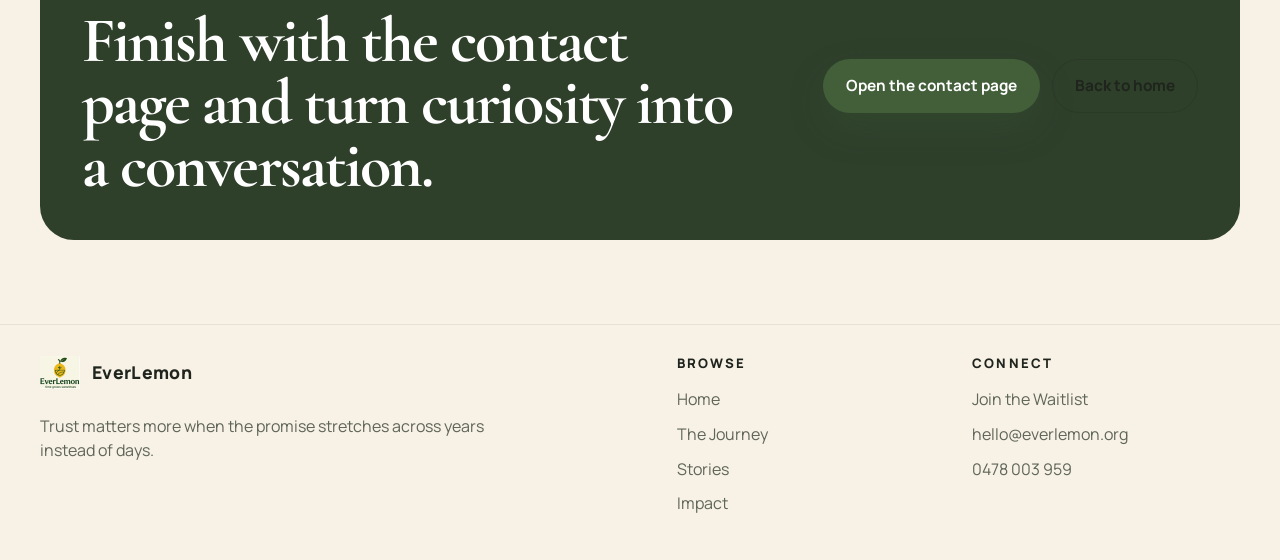
<file: impact.html>
<!DOCTYPE html>
<html lang="en">
<head>
  <meta charset="UTF-8">
  <meta name="viewport" content="width=device-width, initial-scale=1.0">
  <title>Impact & Trust | EverLemon</title>
  <meta name="description" content="Explore EverLemon's orchard partnerships, trust model, and impact commitments.">
  <link rel="preconnect" href="https://fonts.googleapis.com">
  <link rel="preconnect" href="https://fonts.gstatic.com" crossorigin>
  <link href="https://fonts.googleapis.com/css2?family=Cormorant+Garamond:wght@400;500;600;700&family=Manrope:wght@400;500;600;700;800&display=swap" rel="stylesheet">
  <link rel="stylesheet" href="css/styles.css">
</head>
<body>
  <a class="skip-link" href="#main-content">Skip to content</a>

  <header class="site-header">
    <nav class="nav-shell" aria-label="Primary">
      <a class="brandmark" href="index.html" aria-label="EverLemon home">
        <img src="images/optimized/everlemon-logo.png" alt="EverLemon logo">
        <span>EverLemon</span>
      </a>
      <button class="nav-toggle" type="button" aria-expanded="false" aria-controls="site-nav" aria-label="Open navigation">
        <span></span>
        <span></span>
        <span></span>
      </button>
      <div class="nav-links" id="site-nav">
        <a href="journey.html">The Journey</a>
        <a href="stories.html">Stories</a>
        <a href="impact.html">Impact</a>
        <a href="contact.html">Contact</a>
        <a class="button button-primary nav-button" href="contact.html">Join the Waitlist</a>
      </div>
    </nav>
  </header>

  <main id="main-content">
    <section class="page-hero">
      <div class="frame-wide page-hero-grid">
        <div class="page-hero-copy reveal">
          <p class="eyebrow">Impact & Trust</p>
          <h1>A long promise only works if the stewardship behind it feels concrete.</h1>
          <p class="lede">
            This page is for the practical questions: how the orchard relationship works, what the impact promise means,
            how the giving pledge is framed, and why families should trust the commitment over time.
          </p>
        </div>
        <figure class="page-hero-media reveal reveal-delay-1">
          <img src="images/lemon-farm-harvest-tractor.jpg" alt="Tractor moving through a lemon farm during harvest">
        </figure>
      </div>
    </section>

    <section class="frame-wide section-space">
      <div class="impact-grid">
        <figure class="feature-image reveal">
          <img src="images/optimized/everlemon-brand-values.jpg" alt="EverLemon brand values illustration">
        </figure>
        <div class="impact-copy-block reveal reveal-delay-1">
          <p class="eyebrow">Stewardship</p>
          <h2>The orchard is not just sourcing. It is part of the memorial experience.</h2>
          <p>
            Families are not buying a generic future gift. They are entering a relationship with a real growing environment,
            stewarded by people and seasons. That reality is what makes the eventual harvest meaningful.
          </p>
          <div class="impact-note">
            <h3>51% giving pledge</h3>
            <p>
              The site now has room to explain the pledge properly: a governance-backed commitment aimed at directing 51% of
              distributable net profit, after tax and prudent reserves, into aligned giving and stewardship outcomes.
            </p>
          </div>
        </div>
      </div>
    </section>

    <section class="section-space muted-surface">
      <div class="frame-wide mosaic">
        <div class="mosaic-stack">
          <div class="detail-panel reveal">
            <p class="eyebrow">What trust looks like here</p>
            <h3>Clarity, cadence, and honesty about agricultural reality.</h3>
            <p>
              If a tree fails, that should be explained plainly. If harvest timing shifts, that should be communicated with care.
              A fuller site gives those commitments a visible home instead of burying them in a short FAQ.
            </p>
          </div>
          <div class="detail-panel reveal reveal-delay-1">
            <p class="eyebrow">Why multi-page helps</p>
            <h3>The practical questions deserve a dedicated place.</h3>
            <p>
              When people are considering something this emotional and unusual, confidence often comes from structure:
              a page for the story, a page for the process, and a page for the proof.
            </p>
          </div>
        </div>
        <figure class="feature-image reveal reveal-delay-2">
          <img src="images/optimized/farmer-smiling-with-harvest-basket.jpg" alt="Farmer holding a citrus harvest basket and smiling">
        </figure>
      </div>
    </section>

    <section class="frame-wide section-space">
      <div class="section-heading reveal">
        <p class="eyebrow">Common questions</p>
        <h2>Answers framed with more care than a small landing page can usually allow.</h2>
      </div>

      <div class="faq-list">
        <article class="faq-item reveal">
          <button class="faq-question" type="button">
            <strong>How long does the journey usually take?</strong>
            <span class="faq-icon" aria-hidden="true">+</span>
          </button>
          <div class="faq-answer">
            <p>A productive lemon tree commonly takes a few years to mature. EverLemon is designed around that slow arc, not around instant fulfilment.</p>
          </div>
        </article>

        <article class="faq-item reveal reveal-delay-1">
          <button class="faq-question" type="button">
            <strong>What if the tree does not survive?</strong>
            <span class="faq-icon" aria-hidden="true">+</span>
          </button>
          <div class="faq-answer">
            <p>Agricultural risk is real. The right answer is not to hide that, but to commit to replanting, clear communication, and stewardship that honours the family's trust.</p>
          </div>
        </article>

        <article class="faq-item reveal reveal-delay-2">
          <button class="faq-question" type="button">
            <strong>Is the harvest meant to feel personal?</strong>
            <span class="faq-icon" aria-hidden="true">+</span>
          </button>
          <div class="faq-answer">
            <p>Yes. The entire point of the future harvest is that it is tied back to the memorial story and presented as a commemorative family moment rather than a generic product drop.</p>
          </div>
        </article>
      </div>
    </section>

    <section class="cta-ribbon">
      <div class="frame-wide cta-ribbon-inner reveal">
        <div>
          <p class="eyebrow">Next page</p>
          <h2>Finish with the contact page and turn curiosity into a conversation.</h2>
        </div>
        <div class="cta-ribbon-actions">
          <a class="button button-primary" href="contact.html">Open the contact page</a>
          <a class="button button-secondary" href="index.html">Back to home</a>
        </div>
      </div>
    </section>
  </main>

  <footer class="site-footer">
    <div class="frame-wide footer-grid">
      <div>
        <a class="brandmark brandmark-footer" href="index.html">
          <img src="images/optimized/everlemon-logo.png" alt="EverLemon logo">
          <span>EverLemon</span>
        </a>
        <p class="footer-copy">Trust matters more when the promise stretches across years instead of days.</p>
      </div>
      <div>
        <p class="footer-label">Browse</p>
        <ul class="footer-links">
          <li><a href="index.html">Home</a></li>
          <li><a href="journey.html">The Journey</a></li>
          <li><a href="stories.html">Stories</a></li>
          <li><a href="impact.html">Impact</a></li>
        </ul>
      </div>
      <div>
        <p class="footer-label">Connect</p>
        <ul class="footer-links">
          <li><a href="contact.html">Join the Waitlist</a></li>
          <li><a href="mailto:hello@everlemon.org">hello@everlemon.org</a></li>
          <li><a href="tel:+61478003959">0478 003 959</a></li>
        </ul>
      </div>
    </div>
  </footer>

  <script src="js/main.js"></script>
</body>
</html>
</file>
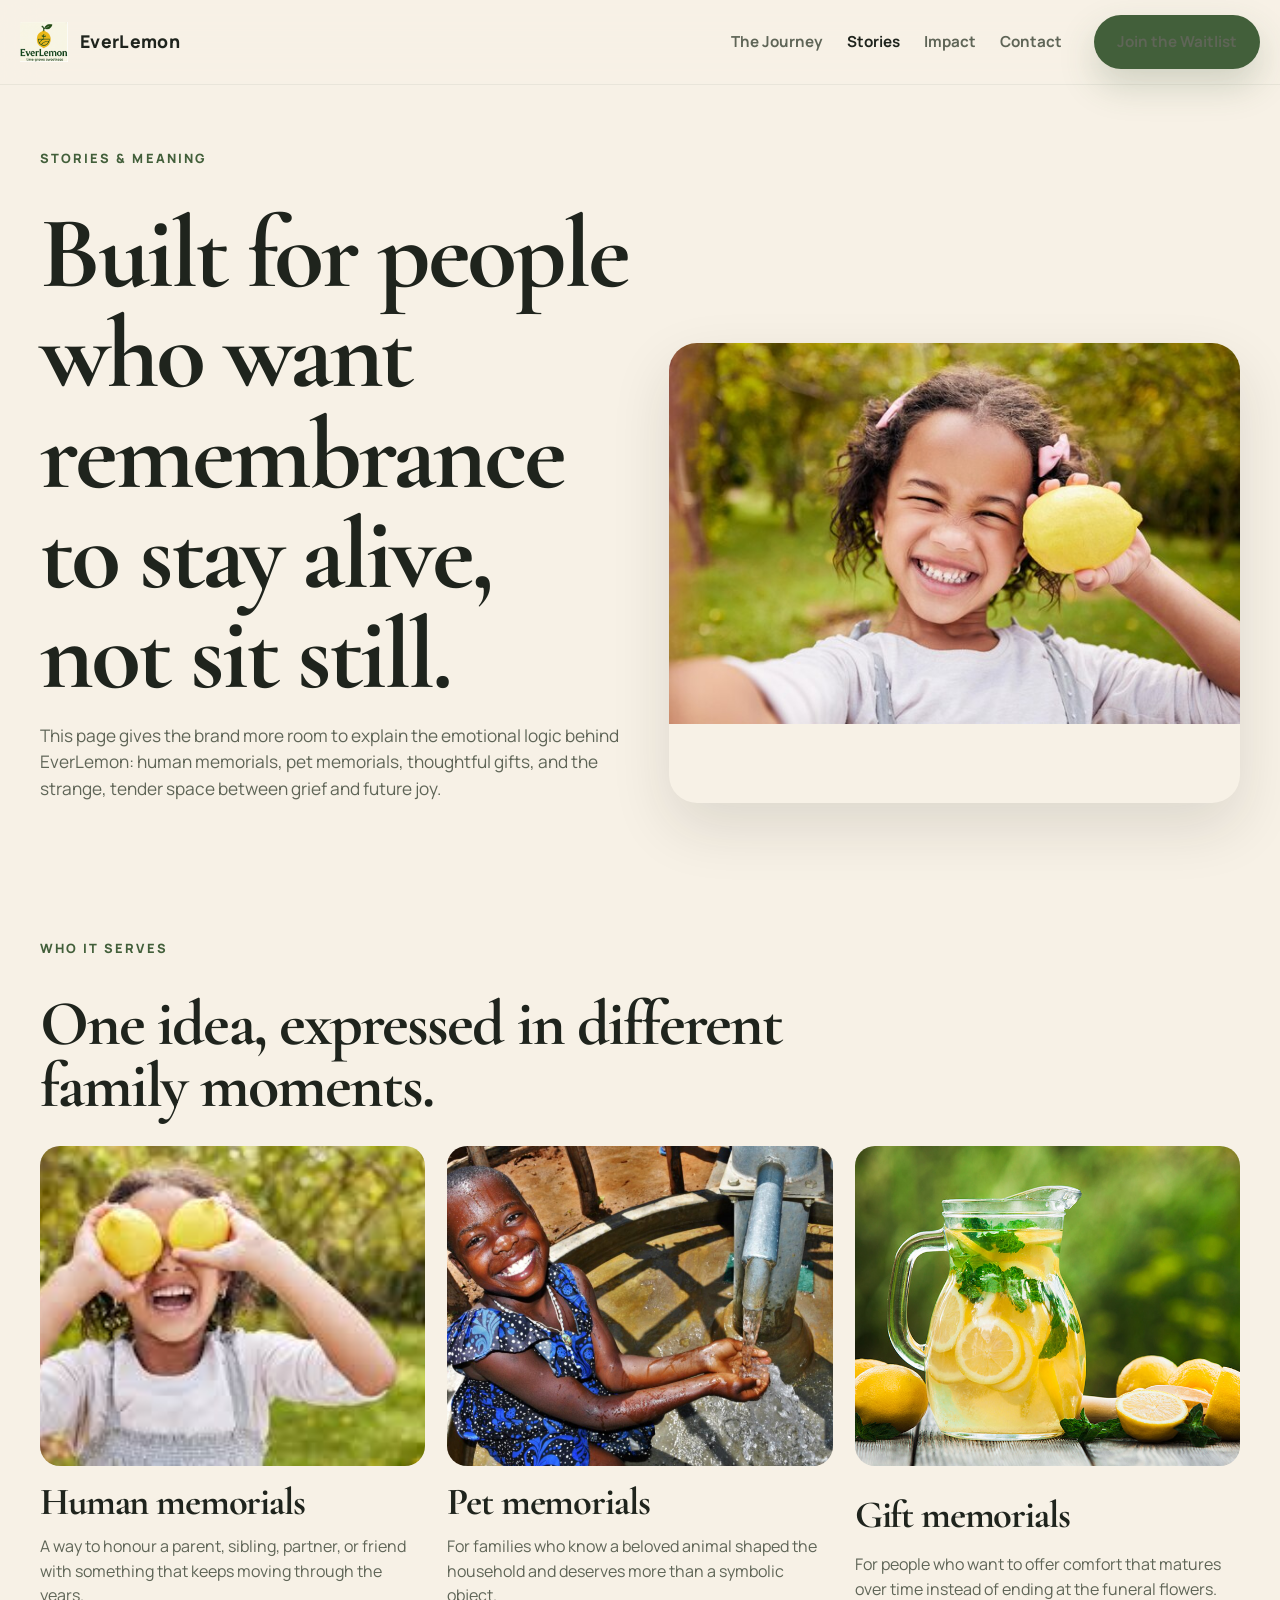
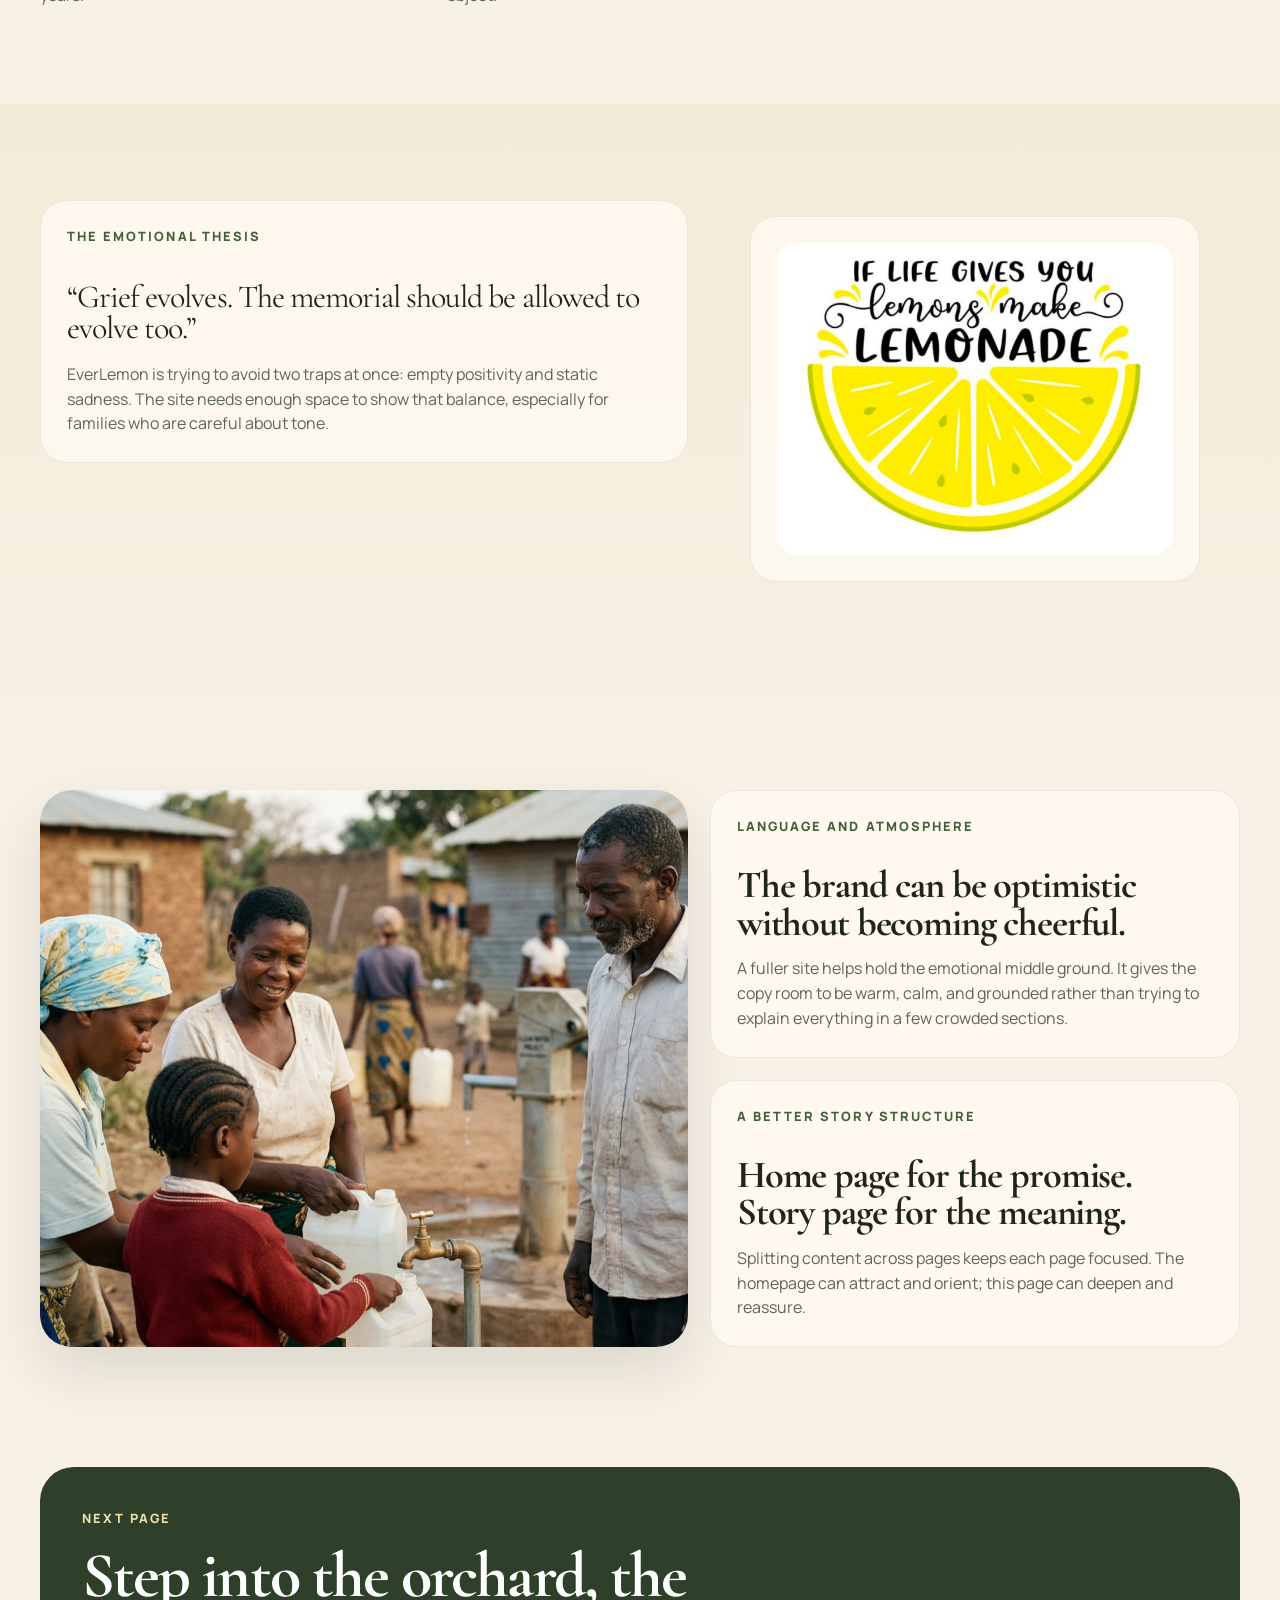
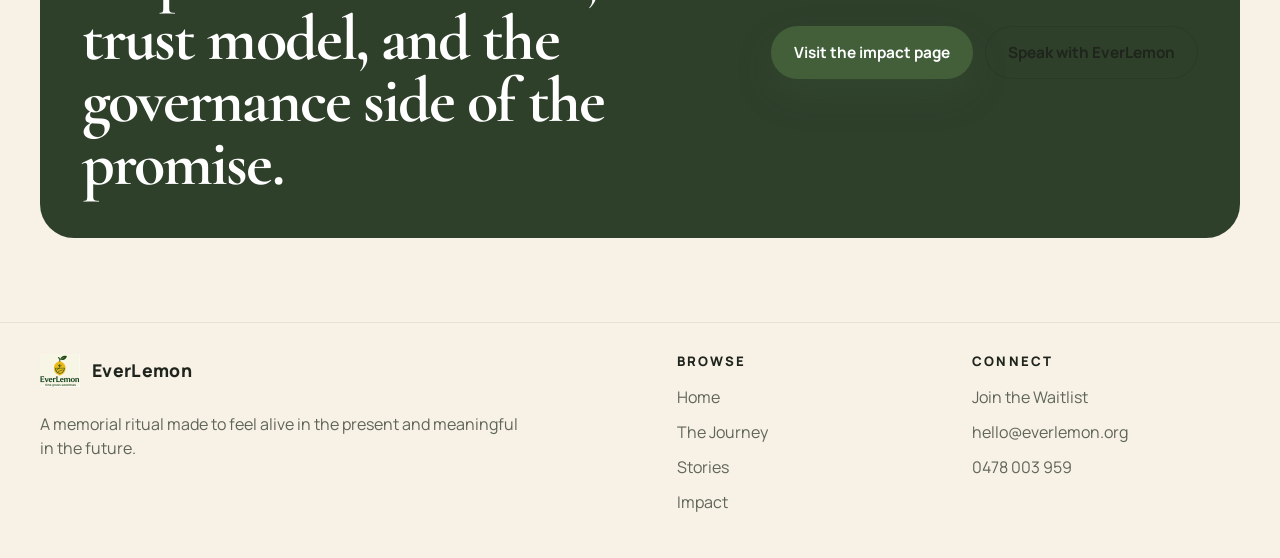
<file: stories.html>
<!DOCTYPE html>
<html lang="en">
<head>
  <meta charset="UTF-8">
  <meta name="viewport" content="width=device-width, initial-scale=1.0">
  <title>Stories | EverLemon</title>
  <meta name="description" content="Explore the emotional world behind EverLemon and the families it is designed to serve.">
  <link rel="preconnect" href="https://fonts.googleapis.com">
  <link rel="preconnect" href="https://fonts.gstatic.com" crossorigin>
  <link href="https://fonts.googleapis.com/css2?family=Cormorant+Garamond:wght@400;500;600;700&family=Manrope:wght@400;500;600;700;800&display=swap" rel="stylesheet">
  <link rel="stylesheet" href="css/styles.css">
</head>
<body>
  <a class="skip-link" href="#main-content">Skip to content</a>

  <header class="site-header">
    <nav class="nav-shell" aria-label="Primary">
      <a class="brandmark" href="index.html" aria-label="EverLemon home">
        <img src="images/optimized/everlemon-logo.png" alt="EverLemon logo">
        <span>EverLemon</span>
      </a>
      <button class="nav-toggle" type="button" aria-expanded="false" aria-controls="site-nav" aria-label="Open navigation">
        <span></span>
        <span></span>
        <span></span>
      </button>
      <div class="nav-links" id="site-nav">
        <a href="journey.html">The Journey</a>
        <a href="stories.html">Stories</a>
        <a href="impact.html">Impact</a>
        <a href="contact.html">Contact</a>
        <a class="button button-primary nav-button" href="contact.html">Join the Waitlist</a>
      </div>
    </nav>
  </header>

  <main id="main-content">
    <section class="page-hero">
      <div class="frame-wide page-hero-grid">
        <div class="page-hero-copy reveal">
          <p class="eyebrow">Stories & Meaning</p>
          <h1>Built for people who want remembrance to stay alive, not sit still.</h1>
          <p class="lede">
            This page gives the brand more room to explain the emotional logic behind EverLemon: human memorials, pet memorials,
            thoughtful gifts, and the strange, tender space between grief and future joy.
          </p>
        </div>
        <figure class="page-hero-media reveal reveal-delay-1">
          <img src="images/child-selfie-holding-lemon.jpg" alt="Child smiling and holding a lemon">
        </figure>
      </div>
    </section>

    <section class="frame-wide section-space">
      <div class="section-heading reveal">
        <p class="eyebrow">Who it serves</p>
        <h2>One idea, expressed in different family moments.</h2>
      </div>
      <div class="story-grid">
        <article class="story-tile reveal">
          <img src="images/child-girl-laughing-lemons.jpeg" alt="Child laughing while holding lemons">
          <div class="story-tile-copy">
            <h3>Human memorials</h3>
            <p>A way to honour a parent, sibling, partner, or friend with something that keeps moving through the years.</p>
          </div>
        </article>
        <article class="story-tile reveal reveal-delay-1">
          <img src="images/child-smiling-water-pump-community.png" alt="Child smiling near a water pump in a community setting">
          <div class="story-tile-copy">
            <h3>Pet memorials</h3>
            <p>For families who know a beloved animal shaped the household and deserves more than a symbolic object.</p>
          </div>
        </article>
        <article class="story-tile reveal reveal-delay-2">
          <img src="images/lemonade-pitcher-fresh.jpg" alt="Fresh lemonade poured into glasses">
          <div class="story-tile-copy">
            <h3>Gift memorials</h3>
            <p>For people who want to offer comfort that matures over time instead of ending at the funeral flowers.</p>
          </div>
        </article>
      </div>
    </section>

    <section class="section-space muted-surface">
      <div class="frame-wide impact-grid">
        <div class="quote-panel reveal">
          <p class="eyebrow">The emotional thesis</p>
          <blockquote class="story-quote">“Grief evolves. The memorial should be allowed to evolve too.”</blockquote>
          <p>
            EverLemon is trying to avoid two traps at once: empty positivity and static sadness. The site needs enough space to show
            that balance, especially for families who are careful about tone.
          </p>
        </div>
        <figure class="quote-panel reveal reveal-delay-1">
          <img src="images/optimized/illustration-life-gives-lemons-quote.jpg" alt="Illustration with a life gives lemons quote theme">
        </figure>
      </div>
    </section>

    <section class="frame-wide section-space">
      <div class="mosaic">
        <figure class="feature-image reveal">
          <img src="images/optimized/gemini-scene.jpg" alt="Dreamlike citrus landscape illustration">
        </figure>
        <div class="mosaic-stack">
          <div class="detail-panel reveal reveal-delay-1">
            <p class="eyebrow">Language and atmosphere</p>
            <h3>The brand can be optimistic without becoming cheerful.</h3>
            <p>
              A fuller site helps hold the emotional middle ground. It gives the copy room to be warm, calm, and grounded rather than
              trying to explain everything in a few crowded sections.
            </p>
          </div>
          <div class="detail-panel reveal reveal-delay-2">
            <p class="eyebrow">A better story structure</p>
            <h3>Home page for the promise. Story page for the meaning.</h3>
            <p>
              Splitting content across pages keeps each page focused. The homepage can attract and orient; this page can deepen and reassure.
            </p>
          </div>
        </div>
      </div>
    </section>

    <section class="cta-ribbon">
      <div class="frame-wide cta-ribbon-inner reveal">
        <div>
          <p class="eyebrow">Next page</p>
          <h2>Step into the orchard, the trust model, and the governance side of the promise.</h2>
        </div>
        <div class="cta-ribbon-actions">
          <a class="button button-primary" href="impact.html">Visit the impact page</a>
          <a class="button button-secondary" href="contact.html">Speak with EverLemon</a>
        </div>
      </div>
    </section>
  </main>

  <footer class="site-footer">
    <div class="frame-wide footer-grid">
      <div>
        <a class="brandmark brandmark-footer" href="index.html">
          <img src="images/optimized/everlemon-logo.png" alt="EverLemon logo">
          <span>EverLemon</span>
        </a>
        <p class="footer-copy">A memorial ritual made to feel alive in the present and meaningful in the future.</p>
      </div>
      <div>
        <p class="footer-label">Browse</p>
        <ul class="footer-links">
          <li><a href="index.html">Home</a></li>
          <li><a href="journey.html">The Journey</a></li>
          <li><a href="stories.html">Stories</a></li>
          <li><a href="impact.html">Impact</a></li>
        </ul>
      </div>
      <div>
        <p class="footer-label">Connect</p>
        <ul class="footer-links">
          <li><a href="contact.html">Join the Waitlist</a></li>
          <li><a href="mailto:hello@everlemon.org">hello@everlemon.org</a></li>
          <li><a href="tel:+61478003959">0478 003 959</a></li>
        </ul>
      </div>
    </div>
  </footer>

  <script src="js/main.js"></script>
</body>
</html>
</file>
<file: css/styles.css>
*, *::before, *::after {
  box-sizing: border-box;
}

html {
  scroll-behavior: smooth;
}

body {
  margin: 0;
  font-family: "Manrope", system-ui, sans-serif;
  color: #1f241d;
  background: #f7f1e6;
  line-height: 1.55;
  overflow-x: hidden;
}

img {
  max-width: 100%;
  display: block;
}

a {
  color: inherit;
}

button,
input,
select,
textarea {
  font: inherit;
}

:root {
  --bg: #f7f1e6;
  --surface: #fffaf3;
  --surface-strong: #f1e4ca;
  --surface-olive: #dce4d3;
  --ink: #1f241d;
  --ink-soft: #5f6557;
  --line: rgba(31, 36, 29, 0.12);
  --line-strong: rgba(31, 36, 29, 0.2);
  --green: #425f3a;
  --green-deep: #2f4429;
  --gold: #d8b54f;
  --gold-soft: #efdfab;
  --white: #ffffff;
  --shadow: 0 24px 60px rgba(35, 32, 24, 0.12);
  --radius-lg: 32px;
  --radius-md: 20px;
  --radius-sm: 12px;
  --nav-height: 84px;
}

.skip-link {
  position: absolute;
  left: 12px;
  top: -48px;
  background: var(--green-deep);
  color: var(--white);
  padding: 10px 14px;
  border-radius: 999px;
  z-index: 1000;
  text-decoration: none;
}

.skip-link:focus {
  top: 12px;
}

.frame-wide {
  width: min(1200px, calc(100% - 48px));
  margin: 0 auto;
}

.section-space {
  padding: 96px 0;
}

.eyebrow {
  margin: 0 0 16px;
  font-size: 0.8rem;
  font-weight: 800;
  letter-spacing: 0.16em;
  text-transform: uppercase;
  color: var(--green);
}

h1, h2, h3, h4, blockquote {
  margin: 0;
  font-family: "Cormorant Garamond", Georgia, serif;
  line-height: 0.98;
  letter-spacing: -0.03em;
}

h1 {
  font-size: clamp(3.5rem, 8vw, 6.6rem);
}

h2 {
  font-size: clamp(2.5rem, 5vw, 4.4rem);
}

h3 {
  font-size: clamp(1.8rem, 3vw, 2.5rem);
}

p {
  margin: 0;
  color: var(--ink-soft);
}

.lede {
  font-size: 1.08rem;
  max-width: 42rem;
}

.button {
  display: inline-flex;
  align-items: center;
  justify-content: center;
  gap: 10px;
  padding: 14px 22px;
  border-radius: 999px;
  border: 1px solid transparent;
  text-decoration: none;
  font-size: 0.96rem;
  font-weight: 700;
  transition: transform 0.2s ease, background 0.2s ease, border-color 0.2s ease, color 0.2s ease;
}

.button:hover,
.button:focus-visible {
  transform: translateY(-1px);
}

.button-primary {
  background: var(--green);
  color: var(--white);
  box-shadow: 0 16px 36px rgba(66, 95, 58, 0.22);
}

.button-primary:hover,
.button-primary:focus-visible {
  background: var(--green-deep);
}

.button-secondary {
  background: rgba(255, 250, 243, 0.12);
  color: var(--white);
  border-color: rgba(255, 255, 255, 0.28);
}

body:not(.page-home) .button-secondary,
.muted-surface .button-secondary,
.cta-ribbon .button-secondary,
.contact-page .button-secondary {
  color: var(--ink);
  border-color: var(--line-strong);
  background: transparent;
}

.button-secondary:hover,
.button-secondary:focus-visible {
  background: rgba(255, 255, 255, 0.12);
}

.text-link {
  display: inline-flex;
  align-items: center;
  gap: 8px;
  color: var(--green);
  font-weight: 700;
  text-decoration: none;
}

.text-link::after {
  content: "→";
}

a:focus-visible,
button:focus-visible,
input:focus-visible,
select:focus-visible,
textarea:focus-visible {
  outline: 3px solid rgba(216, 181, 79, 0.7);
  outline-offset: 3px;
}

.site-header {
  position: sticky;
  top: 0;
  z-index: 50;
  backdrop-filter: blur(18px);
  -webkit-backdrop-filter: blur(18px);
  background: rgba(247, 241, 230, 0.88);
  border-bottom: 1px solid rgba(31, 36, 29, 0.06);
}

.nav-shell {
  width: min(1240px, calc(100% - 32px));
  min-height: var(--nav-height);
  margin: 0 auto;
  display: flex;
  align-items: center;
  justify-content: space-between;
  gap: 24px;
}

.brandmark {
  display: inline-flex;
  align-items: center;
  gap: 12px;
  text-decoration: none;
  font-weight: 800;
  letter-spacing: 0.02em;
}

.brandmark img {
  width: 48px;
  height: 48px;
  object-fit: contain;
}

.brandmark span {
  font-size: 1.1rem;
}

.nav-links {
  display: flex;
  align-items: center;
  gap: 24px;
}

.nav-links a {
  text-decoration: none;
  color: var(--ink-soft);
  font-size: 0.95rem;
  font-weight: 700;
}

.nav-links a:hover,
.nav-links a:focus-visible,
.nav-links a[aria-current="page"] {
  color: var(--ink);
}

.nav-button {
  margin-left: 8px;
}

.nav-toggle {
  display: none;
  width: 48px;
  height: 48px;
  padding: 0;
  border: 1px solid var(--line);
  border-radius: 999px;
  background: rgba(255, 255, 255, 0.5);
  align-items: center;
  justify-content: center;
  flex-direction: column;
  gap: 4px;
  cursor: pointer;
}

.nav-toggle span {
  width: 18px;
  height: 2px;
  background: var(--ink);
  border-radius: 2px;
}

.hero {
  position: relative;
  min-height: calc(100svh - var(--nav-height));
  display: grid;
  align-items: end;
}

.hero-media,
.hero-overlay {
  position: absolute;
  inset: 0;
}

.hero-media img {
  width: 100%;
  height: 100%;
  object-fit: cover;
}

.hero-overlay {
  background:
    linear-gradient(90deg, rgba(22, 29, 20, 0.82) 0%, rgba(22, 29, 20, 0.58) 42%, rgba(22, 29, 20, 0.28) 72%, rgba(22, 29, 20, 0.14) 100%),
    linear-gradient(180deg, rgba(22, 29, 20, 0.12) 0%, rgba(22, 29, 20, 0.55) 100%);
}

.hero-content {
  position: relative;
  z-index: 1;
  color: var(--white);
  width: min(1200px, calc(100% - 48px));
  margin: 0 auto;
  padding: 96px 0 84px;
  display: grid;
  grid-template-columns: minmax(0, 1.35fr) minmax(280px, 0.65fr);
  gap: 36px;
  align-items: end;
}

.hero-copy .eyebrow,
.hero-aside .eyebrow {
  color: var(--gold-soft);
}

.hero-copy p,
.hero-aside li {
  color: rgba(255, 255, 255, 0.84);
}

.hero-actions {
  display: flex;
  flex-wrap: wrap;
  gap: 14px;
  margin-top: 28px;
}

.hero-aside {
  padding: 24px;
  border: 1px solid rgba(255, 255, 255, 0.14);
  border-radius: var(--radius-md);
  background: rgba(255, 255, 255, 0.08);
  box-shadow: var(--shadow);
}

.hero-points {
  margin: 0;
  padding-left: 18px;
  display: grid;
  gap: 10px;
}

.section-heading {
  display: grid;
  gap: 18px;
  margin-bottom: 28px;
  max-width: 820px;
}

.split-intro {
  display: grid;
  grid-template-columns: minmax(0, 1.2fr) minmax(0, 1fr);
  gap: 28px;
}

.copy-columns {
  display: grid;
  gap: 18px;
  align-content: end;
}

.image-band-grid {
  display: grid;
  grid-template-columns: minmax(0, 1.1fr) minmax(320px, 0.9fr);
  gap: 32px;
  align-items: center;
}

.feature-image {
  margin: 0;
  border-radius: var(--radius-lg);
  overflow: hidden;
  box-shadow: var(--shadow);
}

.feature-image img {
  width: 100%;
  height: 100%;
  object-fit: cover;
}

.feature-image.tall {
  min-height: 560px;
}

.feature-copy {
  display: grid;
  gap: 18px;
  align-content: center;
}

.muted-surface {
  background: linear-gradient(180deg, rgba(241, 228, 202, 0.5), rgba(241, 228, 202, 0.15));
}

.path-grid {
  display: grid;
  grid-template-columns: repeat(3, minmax(0, 1fr));
  gap: 22px;
}

.path-card {
  display: grid;
  gap: 18px;
  padding: 18px;
  background: rgba(255, 250, 243, 0.82);
  border: 1px solid rgba(31, 36, 29, 0.08);
  border-radius: 28px;
  box-shadow: 0 20px 50px rgba(35, 32, 24, 0.07);
}

.path-card img,
.story-tile img,
.detail-media img,
.contact-aside img,
.impact-grid img,
.mosaic img,
.quote-panel img {
  width: 100%;
  border-radius: 20px;
  object-fit: cover;
}

.path-card div,
.story-tile-copy,
.impact-copy-block,
.stack-copy {
  display: grid;
  gap: 12px;
}

.poster-quote {
  width: min(1200px, calc(100% - 48px));
  margin: 0 auto;
  display: grid;
  grid-template-columns: minmax(0, 1.15fr) minmax(300px, 0.85fr);
  gap: 28px;
  align-items: center;
}

.poster-art {
  border-radius: var(--radius-lg);
  overflow: hidden;
  box-shadow: var(--shadow);
}

.poster-art img {
  width: 100%;
  min-height: 520px;
  object-fit: cover;
}

.poster-copy {
  display: grid;
  gap: 18px;
}

.poster-copy blockquote {
  font-size: clamp(2.2rem, 4vw, 3.8rem);
}

.cta-ribbon {
  padding: 24px 0 84px;
}

.cta-ribbon-inner {
  background: #2e3f2a;
  color: var(--white);
  border-radius: 34px;
  padding: 42px;
  display: flex;
  align-items: center;
  justify-content: space-between;
  gap: 28px;
}

.cta-ribbon-inner .eyebrow {
  color: var(--gold-soft);
}

.cta-ribbon-inner h2 {
  max-width: 660px;
}

.cta-ribbon-actions {
  display: flex;
  flex-wrap: wrap;
  gap: 12px;
}

.page-hero {
  padding: 64px 0 40px;
}

.page-hero-grid {
  display: grid;
  grid-template-columns: minmax(0, 1fr) minmax(320px, 0.95fr);
  gap: 28px;
  align-items: end;
}

.page-hero-copy {
  display: grid;
  gap: 18px;
}

.page-hero-media {
  margin: 0;
  border-radius: 28px;
  overflow: hidden;
  min-height: 460px;
  box-shadow: var(--shadow);
}

.page-hero-media img {
  width: 100%;
  height: 100%;
  object-fit: cover;
}

.info-strip {
  display: grid;
  grid-template-columns: repeat(4, minmax(0, 1fr));
  gap: 16px;
  padding: 24px 0 12px;
}

.info-strip div {
  padding: 18px;
  background: rgba(255, 250, 243, 0.72);
  border: 1px solid rgba(31, 36, 29, 0.08);
  border-radius: 22px;
}

.info-strip strong {
  display: block;
  margin-bottom: 8px;
  color: var(--ink);
}

.step-list {
  display: grid;
  gap: 18px;
}

.step-row {
  display: grid;
  grid-template-columns: 88px minmax(0, 1fr) minmax(240px, 0.72fr);
  gap: 24px;
  padding: 22px 0;
  border-top: 1px solid var(--line);
}

.step-row:last-child {
  border-bottom: 1px solid var(--line);
}

.step-number {
  font-size: 2.1rem;
  font-family: "Cormorant Garamond", serif;
  color: var(--green);
}

.step-copy,
.step-meta {
  display: grid;
  gap: 10px;
}

.step-meta {
  color: var(--ink-soft);
}

.media-duo,
.story-grid,
.impact-grid,
.contact-layout,
.mosaic {
  display: grid;
  gap: 22px;
}

.media-duo {
  grid-template-columns: repeat(2, minmax(0, 1fr));
}

.story-grid {
  grid-template-columns: repeat(3, minmax(0, 1fr));
}

.story-tile {
  display: grid;
  gap: 18px;
}

.story-tile img {
  height: 320px;
}

.story-quote {
  font-size: 2rem;
}

.impact-grid {
  grid-template-columns: minmax(0, 1.1fr) minmax(0, 0.9fr);
  align-items: start;
}

.impact-note,
.contact-card,
.faq-item,
.quote-panel,
.detail-panel {
  background: rgba(255, 250, 243, 0.8);
  border: 1px solid rgba(31, 36, 29, 0.08);
  border-radius: 26px;
}

.impact-note,
.detail-panel,
.contact-card,
.quote-panel {
  padding: 26px;
}

.faq-list {
  display: grid;
  gap: 14px;
}

.faq-question {
  width: 100%;
  display: flex;
  align-items: center;
  justify-content: space-between;
  gap: 18px;
  padding: 22px 24px;
  border: 0;
  border-radius: 26px;
  background: transparent;
  text-align: left;
  cursor: pointer;
}

.faq-question strong {
  font-size: 1.08rem;
}

.faq-icon {
  flex-shrink: 0;
  width: 36px;
  height: 36px;
  border-radius: 999px;
  border: 1px solid var(--line-strong);
  display: grid;
  place-items: center;
  font-size: 1.2rem;
  color: var(--green);
}

.faq-answer {
  display: none;
  padding: 0 24px 24px;
}

.faq-item.open .faq-answer {
  display: block;
}

.faq-item.open .faq-icon {
  transform: rotate(45deg);
}

.quote-panel {
  display: grid;
  gap: 18px;
}

.quote-panel img {
  min-height: 280px;
}

.mosaic {
  grid-template-columns: 1.1fr 0.9fr;
}

.mosaic figure,
.detail-media,
.contact-aside {
  margin: 0;
}

.mosaic-stack {
  display: grid;
  gap: 22px;
}

.mosaic img {
  height: 100%;
  min-height: 280px;
}

.detail-panel {
  display: grid;
  gap: 14px;
}

.contact-layout {
  grid-template-columns: minmax(0, 0.95fr) minmax(0, 1.05fr);
  align-items: start;
}

.contact-card {
  display: grid;
  gap: 20px;
}

.contact-list,
.contact-highlights {
  display: grid;
  gap: 12px;
}

.contact-list a {
  text-decoration: none;
  color: var(--green);
  font-weight: 700;
}

.form-grid {
  display: grid;
  grid-template-columns: repeat(2, minmax(0, 1fr));
  gap: 16px;
}

.form-field {
  display: grid;
  gap: 8px;
}

.form-field.full {
  grid-column: 1 / -1;
}

.form-field label {
  color: var(--ink);
  font-size: 0.92rem;
  font-weight: 700;
}

.form-field input,
.form-field select,
.form-field textarea {
  width: 100%;
  border: 1px solid rgba(31, 36, 29, 0.14);
  border-radius: 16px;
  background: var(--white);
  padding: 14px 16px;
  color: var(--ink);
}

.form-field textarea {
  min-height: 150px;
  resize: vertical;
}

.form-note,
.form-status {
  font-size: 0.92rem;
}

.form-status {
  min-height: 1.5em;
  color: var(--green);
}

.form-status.is-error {
  color: #8b3d2b;
}

.form-honeypot {
  position: absolute;
  left: -9999px;
}

.site-footer {
  padding: 28px 0 44px;
  border-top: 1px solid rgba(31, 36, 29, 0.08);
}

.footer-grid {
  display: grid;
  grid-template-columns: minmax(0, 1.25fr) repeat(2, minmax(180px, 0.55fr));
  gap: 28px;
  align-items: start;
}

.brandmark-footer img {
  width: 40px;
  height: 40px;
}

.footer-label {
  margin: 0 0 14px;
  color: var(--ink);
  font-size: 0.82rem;
  font-weight: 800;
  letter-spacing: 0.16em;
  text-transform: uppercase;
}

.footer-links {
  list-style: none;
  padding: 0;
  margin: 0;
  display: grid;
  gap: 10px;
}

.footer-links a {
  text-decoration: none;
  color: var(--ink-soft);
}

.footer-links a:hover,
.footer-links a:focus-visible {
  color: var(--ink);
}

.footer-copy {
  max-width: 30rem;
  margin-top: 14px;
}

.reveal {
  opacity: 0;
  transform: translateY(22px);
  transition: opacity 0.65s ease, transform 0.65s ease;
}

.reveal.is-visible {
  opacity: 1;
  transform: translateY(0);
}

.reveal-delay-1 {
  transition-delay: 0.08s;
}

.reveal-delay-2 {
  transition-delay: 0.16s;
}

@media (max-width: 1024px) {
  .hero-content,
  .page-hero-grid,
  .split-intro,
  .image-band-grid,
  .poster-quote,
  .impact-grid,
  .contact-layout,
  .mosaic {
    grid-template-columns: 1fr;
  }

  .path-grid,
  .story-grid,
  .media-duo,
  .info-strip {
    grid-template-columns: repeat(2, minmax(0, 1fr));
  }

  .step-row {
    grid-template-columns: 68px 1fr;
  }

  .step-meta {
    grid-column: 2;
  }

  .footer-grid {
    grid-template-columns: 1fr 1fr;
  }
}

@media (max-width: 760px) {
  .frame-wide,
  .hero-content {
    width: min(100% - 24px, 1200px);
  }

  .site-header {
    background: rgba(247, 241, 230, 0.95);
  }

  .nav-toggle {
    display: inline-flex;
  }

  .nav-links {
    position: absolute;
    left: 12px;
    right: 12px;
    top: calc(100% + 8px);
    display: none;
    flex-direction: column;
    align-items: stretch;
    gap: 10px;
    padding: 14px;
    background: rgba(255, 250, 243, 0.98);
    border: 1px solid rgba(31, 36, 29, 0.08);
    border-radius: 24px;
    box-shadow: var(--shadow);
  }

  .nav-links.is-open {
    display: flex;
  }

  .nav-button {
    margin-left: 0;
  }

  .hero {
    min-height: auto;
  }

  .hero-content {
    padding: 64px 0 42px;
  }

  .section-space {
    padding: 76px 0;
  }

  .path-grid,
  .story-grid,
  .media-duo,
  .info-strip,
  .form-grid,
  .footer-grid {
    grid-template-columns: 1fr;
  }

  .cta-ribbon-inner {
    padding: 28px;
    align-items: flex-start;
  }

  .cta-ribbon-inner,
  .cta-ribbon-actions {
    flex-direction: column;
  }

  .page-hero {
    padding-top: 36px;
  }

  .page-hero-media {
    min-height: 320px;
  }

  .feature-image.tall,
  .poster-art img,
  .story-tile img {
    min-height: 260px;
  }

  .faq-question {
    padding: 18px;
  }
}

@media (prefers-reduced-motion: reduce) {
  html {
    scroll-behavior: auto;
  }

  .reveal {
    opacity: 1;
    transform: none;
    transition: none;
  }

  .button,
  .faq-icon {
    transition: none;
  }
}

.page-home {
  --cream: #fbf6ee;
  --cream-dark: #f2ead8;
  --yellow: #e8c547;
  --yellow-pale: #fdf3c0;
  --green: #4a7c59;
  --green-light: #6b9e7a;
  --green-pale: #eaf3ec;
  --brown: #7a6248;
  --charcoal: #2c2a26;
  --text-mid: #5c5143;
  --text-light: #9a8c7a;
  --white: #ffffff;
  --legacy-shadow: 0 4px 24px rgba(74, 58, 38, 0.08);
  --legacy-shadow-lg: 0 12px 48px rgba(74, 58, 38, 0.12);
  --legacy-radius: 16px;
  --legacy-radius-sm: 10px;
  background: var(--cream);
  color: var(--charcoal);
  font-family: "Inter", system-ui, sans-serif;
}

.page-home .site-header {
  background: rgba(251, 246, 238, 0.92);
  border-bottom: 1px solid rgba(232, 197, 71, 0.2);
  backdrop-filter: blur(12px);
  -webkit-backdrop-filter: blur(12px);
}

.page-home .nav-shell {
  width: min(1100px, calc(100% - 40px));
  min-height: 68px;
}

.page-home .brandmark,
.page-home .nav-links a {
  color: var(--text-mid);
}

.page-home .brandmark {
  display: inline-flex;
  align-items: center;
  gap: 12px;
  text-decoration: none;
}

.page-home .brandmark span {
  font-family: "Playfair Display", Georgia, serif;
  font-size: 1.2rem;
  font-weight: 600;
  color: var(--charcoal);
}

.page-home .brand-icon {
  width: 30px;
  height: 30px;
  flex-shrink: 0;
}

.page-home .nav-links {
  gap: 32px;
}

.page-home .nav-links a {
  font-size: 0.875rem;
  font-weight: 500;
}

.page-home .nav-links a:hover,
.page-home .nav-links a:focus-visible,
.page-home .nav-links a[aria-current="page"] {
  color: var(--green);
}

.page-home .nav-button.button-primary {
  padding: 9px 20px;
  font-size: 0.875rem;
  font-weight: 500;
  background: var(--green);
  color: var(--white);
  box-shadow: 0 4px 16px rgba(74, 124, 89, 0.35);
}

.page-home .legacy-section {
  padding: 100px 0;
}

.page-home .legacy-light {
  background: var(--white);
}

.page-home .legacy-cream {
  background: var(--cream);
}

.page-home .legacy-impact {
  background: var(--green);
  color: var(--white);
}

.page-home .section-inner {
  max-width: 1100px;
  margin: 0 auto;
  padding: 0 5%;
}

.page-home .section-label {
  display: inline-block;
  margin-bottom: 16px;
  color: var(--green);
  font-size: 0.75rem;
  font-weight: 600;
  letter-spacing: 0.12em;
  text-transform: uppercase;
}

.page-home .legacy-hero {
  position: relative;
  min-height: 100vh;
  display: flex;
  align-items: center;
  overflow: hidden;
  background: var(--cream);
}

.page-home .hero-bg-accent {
  position: absolute;
  top: -120px;
  right: -120px;
  width: 600px;
  height: 600px;
  background: radial-gradient(circle, rgba(232, 197, 71, 0.12) 0%, transparent 70%);
  pointer-events: none;
}

.page-home .hero-bg-accent-2 {
  position: absolute;
  bottom: -80px;
  left: -80px;
  width: 400px;
  height: 400px;
  background: radial-gradient(circle, rgba(74, 124, 89, 0.08) 0%, transparent 70%);
  pointer-events: none;
}

.page-home .legacy-hero-inner {
  position: relative;
  z-index: 1;
  display: grid;
  grid-template-columns: 1fr 1fr;
  gap: 64px;
  align-items: center;
  padding-top: 120px;
  padding-bottom: 80px;
}

.page-home .hero-eyebrow {
  display: inline-flex;
  align-items: center;
  gap: 8px;
  margin-bottom: 24px;
  padding: 6px 14px;
  border: 1px solid rgba(232, 197, 71, 0.4);
  border-radius: 999px;
  background: var(--yellow-pale);
  color: var(--brown);
  font-size: 0.8rem;
  font-weight: 500;
}

.page-home .hero-eyebrow-dot {
  width: 6px;
  height: 6px;
  border-radius: 999px;
  background: var(--yellow);
}

.page-home .hero-h1,
.page-home .section-header h2,
.page-home .journey-detail-text h3,
.page-home .story-card h3,
.page-home .impact-pledge h3,
.page-home .impact-faq h3,
.page-home .contact-heading,
.page-home .cta-banner h2,
.page-home .why-quote,
.page-home .hero-step-info h4,
.page-home .journey-step h3,
.page-home .why-pillar-text h4,
.page-home .waitlist-form h3 {
  font-family: "Playfair Display", Georgia, serif;
}

.page-home .hero-h1 {
  margin: 0 0 20px;
  color: var(--charcoal);
  font-size: clamp(2.4rem, 5vw, 3.6rem);
  font-weight: 500;
  line-height: 1.12;
  letter-spacing: -0.02em;
}

.page-home .hero-h1 em {
  color: var(--green);
  font-style: italic;
}

.page-home .hero-sub {
  max-width: 480px;
  margin-bottom: 36px;
  color: var(--text-mid);
  font-size: 1.0625rem;
  line-height: 1.7;
}

.page-home .btn {
  display: inline-flex;
  align-items: center;
  justify-content: center;
  gap: 8px;
  padding: 14px 28px;
  border: 1.5px solid transparent;
  border-radius: 999px;
  text-decoration: none;
  font-size: 0.9375rem;
  font-weight: 500;
  transition: transform 0.15s ease, box-shadow 0.2s ease, background 0.2s ease, color 0.2s ease, border-color 0.2s ease;
}

.page-home .btn:hover,
.page-home .btn:focus-visible {
  transform: translateY(-2px);
}

.page-home .btn-primary {
  background: var(--green);
  color: var(--white);
  box-shadow: 0 4px 16px rgba(74, 124, 89, 0.35);
}

.page-home .btn-primary:hover,
.page-home .btn-primary:focus-visible {
  background: #3d6b4a;
}

.page-home .btn-outline {
  border-color: var(--green);
  background: transparent;
  color: var(--green);
}

.page-home .btn-outline:hover,
.page-home .btn-outline:focus-visible {
  background: var(--green-pale);
}

.page-home .btn-yellow {
  background: var(--yellow);
  color: var(--charcoal);
  box-shadow: 0 4px 16px rgba(232, 197, 71, 0.4);
}

.page-home .btn-yellow:hover,
.page-home .btn-yellow:focus-visible {
  background: #d9b83e;
}

.page-home .btn-ghost-light {
  border-color: rgba(255, 255, 255, 0.2);
  background: rgba(255, 255, 255, 0.1);
  color: rgba(255, 255, 255, 0.82);
}

.page-home .btn-full {
  width: 100%;
}

.page-home .hero-ctas {
  display: flex;
  flex-wrap: wrap;
  gap: 14px;
  margin-bottom: 48px;
}

.page-home .hero-social-proof {
  display: flex;
  align-items: center;
  gap: 12px;
  color: var(--text-light);
  font-size: 0.8125rem;
}

.page-home .hero-avatars {
  display: flex;
}

.page-home .hero-avatars span {
  display: flex;
  align-items: center;
  justify-content: center;
  width: 32px;
  height: 32px;
  margin-left: -8px;
  border: 2px solid var(--cream);
  border-radius: 999px;
  color: var(--white);
  font-size: 0.75rem;
  font-weight: 600;
}

.page-home .hero-avatars span:first-child {
  margin-left: 0;
}

.page-home .hero-visual {
  display: flex;
  justify-content: center;
}

.page-home .hero-showcase {
  position: relative;
  width: min(100%, 560px);
  margin: 0;
}

.page-home .hero-showcase-frame {
  position: relative;
  overflow: hidden;
  border-radius: 34px;
  background: linear-gradient(180deg, rgba(255, 255, 255, 0.78), rgba(255, 255, 255, 0.38));
  border: 1px solid rgba(232, 197, 71, 0.3);
  box-shadow: var(--legacy-shadow-lg);
}

.page-home .hero-showcase-frame::after {
  content: "";
  position: absolute;
  inset: 0;
  background: linear-gradient(180deg, rgba(247, 241, 230, 0.06), rgba(247, 241, 230, 0.28));
  pointer-events: none;
}

.page-home .hero-showcase-frame img {
  display: block;
  width: 100%;
  height: 680px;
  object-fit: cover;
  object-position: center;
  transform: scale(1.04);
}

.page-home .hero-showcase-caption {
  position: absolute;
  left: 24px;
  right: 24px;
  bottom: 24px;
  padding: 18px 20px;
  border-radius: 22px;
  background: rgba(255, 250, 243, 0.84);
  backdrop-filter: blur(14px);
  box-shadow: 0 20px 40px rgba(80, 68, 41, 0.12);
}

.page-home .hero-showcase-label {
  display: inline-block;
  margin-bottom: 8px;
  color: var(--green);
  font-size: 0.72rem;
  font-weight: 700;
  letter-spacing: 0.16em;
  text-transform: uppercase;
}

.page-home .hero-showcase-caption p {
  color: var(--charcoal);
  font-size: 0.95rem;
  line-height: 1.6;
}

.page-home .trust-strip {
  padding: 28px 0;
  background: var(--white);
  border-top: 1px solid var(--cream-dark);
  border-bottom: 1px solid var(--cream-dark);
}

.page-home .trust-strip-inner {
  max-width: 1100px;
  margin: 0 auto;
  padding: 0 5%;
  display: flex;
  align-items: center;
  justify-content: space-around;
  gap: 24px;
  flex-wrap: wrap;
}

.page-home .trust-item {
  display: flex;
  align-items: center;
  gap: 10px;
  color: var(--text-mid);
  font-size: 0.8375rem;
}

.page-home .trust-divider {
  width: 1px;
  height: 28px;
  background: var(--cream-dark);
}

.page-home .section-header {
  margin-bottom: 64px;
  text-align: center;
}

.page-home .section-header h2 {
  margin-bottom: 16px;
  font-size: clamp(1.8rem, 3.5vw, 2.6rem);
  font-weight: 500;
  line-height: 1.2;
}

.page-home .section-header p {
  max-width: 540px;
  margin: 0 auto;
  color: var(--text-mid);
  font-size: 1rem;
}

.page-home .journey-steps {
  display: grid;
  grid-template-columns: repeat(4, 1fr);
  gap: 2px;
  overflow: hidden;
  border-radius: var(--legacy-radius);
  background: var(--cream-dark);
}

.page-home .journey-step {
  padding: 40px 28px;
  background: var(--white);
}

.page-home .journey-step-num {
  margin-bottom: 16px;
  color: var(--cream-dark);
  font-family: "Playfair Display", Georgia, serif;
  font-size: 3.5rem;
  line-height: 1;
}

.page-home .journey-step .journey-step-icon {
  display: flex;
  align-items: center;
  justify-content: center;
  width: 56px;
  height: 56px;
  margin-bottom: 20px;
  border-radius: 16px;
  font-size: 1.5rem;
}

.page-home .journey-step:nth-child(1) .journey-step-icon {
  background: #eaf3ec;
}

.page-home .journey-step:nth-child(2) .journey-step-icon {
  background: #fdf3c0;
}

.page-home .journey-step:nth-child(3) .journey-step-icon {
  background: #fff0e4;
}

.page-home .journey-step:nth-child(4) .journey-step-icon {
  background: #f0ebf8;
}

.page-home .journey-step h3 {
  margin-bottom: 10px;
  color: var(--charcoal);
  font-size: 1.2rem;
  font-weight: 500;
}

.page-home .journey-step p {
  color: var(--text-mid);
  font-size: 0.875rem;
  line-height: 1.65;
}

.page-home .journey-step-tag {
  display: inline-block;
  margin-top: 16px;
  padding: 4px 10px;
  border-radius: 999px;
  background: var(--cream);
  color: var(--text-light);
  font-size: 0.75rem;
  font-weight: 600;
  letter-spacing: 0.08em;
  text-transform: uppercase;
}

.page-home .journey-detail {
  display: grid;
  grid-template-columns: 1fr 1fr;
  gap: 48px;
  align-items: center;
  margin-top: 64px;
}

.page-home .journey-detail-text h3 {
  margin-bottom: 16px;
  font-size: 1.5rem;
  font-weight: 500;
  line-height: 1.2;
}

.page-home .journey-detail-text p {
  margin-bottom: 14px;
  color: var(--text-mid);
  font-size: 0.9375rem;
  line-height: 1.7;
}

.page-home .kit-items {
  display: flex;
  flex-direction: column;
  gap: 10px;
  margin-top: 20px;
}

.page-home .kit-item {
  display: flex;
  align-items: center;
  gap: 12px;
  color: var(--text-mid);
  font-size: 0.875rem;
}

.page-home .kit-item::before {
  content: "";
  width: 6px;
  height: 6px;
  border-radius: 999px;
  background: var(--yellow);
  flex-shrink: 0;
}

.page-home .journey-detail-visual {
  display: flex;
  flex-direction: column;
  gap: 16px;
  padding: 36px;
  border-radius: 20px;
  background: var(--cream);
}

.page-home .kit-preview-card {
  display: flex;
  align-items: center;
  gap: 14px;
  padding: 18px 20px;
  border-radius: 12px;
  background: var(--white);
  box-shadow: 0 2px 12px rgba(74, 58, 38, 0.06);
}

.page-home .kit-preview-icon {
  display: flex;
  align-items: center;
  justify-content: center;
  width: 40px;
  height: 40px;
  border-radius: 10px;
  font-size: 1.1rem;
  flex-shrink: 0;
}

.page-home .kit-preview-card:nth-child(1) .kit-preview-icon {
  background: #eaf3ec;
}

.page-home .kit-preview-card:nth-child(2) .kit-preview-icon {
  background: #fdf3c0;
}

.page-home .kit-preview-card:nth-child(3) .kit-preview-icon {
  background: #fff0e4;
}

.page-home .kit-preview-card h4 {
  margin: 0 0 2px;
  color: var(--charcoal);
  font-size: 0.875rem;
  font-weight: 500;
}

.page-home .kit-preview-card p {
  margin: 0;
  color: var(--text-light);
  font-size: 0.775rem;
}

.product-shot {
  margin: 0;
  overflow: hidden;
  border-radius: 18px;
  box-shadow: var(--legacy-shadow);
}

.product-shot img {
  display: block;
  width: 100%;
  height: auto;
}

.product-caption {
  margin: 0;
  color: var(--text-mid);
  font-size: 0.84rem;
  line-height: 1.6;
}

.page-home .why-grid {
  display: grid;
  grid-template-columns: 1fr 1fr;
  gap: 64px;
  align-items: start;
}

.page-home .why-quote {
  margin: 0 0 32px;
  padding-left: 24px;
  border-left: 3px solid var(--yellow);
  color: var(--charcoal);
  font-size: clamp(1.3rem, 2.5vw, 1.75rem);
  font-style: italic;
  font-weight: 400;
  line-height: 1.5;
}

.page-home .why-body p {
  margin-bottom: 16px;
  color: var(--text-mid);
  font-size: 0.9375rem;
  line-height: 1.75;
}

.page-home .why-button {
  margin-top: 24px;
}

.page-home .why-pillars {
  display: flex;
  flex-direction: column;
  gap: 24px;
}

.page-home .why-pillar {
  display: flex;
  gap: 18px;
}

.page-home .why-pillar-icon {
  display: flex;
  align-items: center;
  justify-content: center;
  width: 44px;
  height: 44px;
  border-radius: 12px;
  background: var(--white);
  box-shadow: var(--legacy-shadow);
  font-size: 1.2rem;
  flex-shrink: 0;
}

.page-home .why-pillar-text h4 {
  margin: 0 0 4px;
  color: var(--charcoal);
  font-size: 0.9375rem;
  font-weight: 600;
}

.page-home .why-pillar-text p {
  margin: 0;
  color: var(--text-mid);
  font-size: 0.8375rem;
  line-height: 1.6;
}

.page-home .stories-grid {
  display: grid;
  grid-template-columns: repeat(3, 1fr);
  gap: 24px;
  margin-bottom: 48px;
}

.page-home .story-card {
  overflow: hidden;
  border-radius: var(--legacy-radius);
  background: var(--cream);
  box-shadow: var(--legacy-shadow);
  transition: transform 0.2s ease, box-shadow 0.2s ease;
}

.page-home .story-card:hover {
  transform: translateY(-4px);
  box-shadow: var(--legacy-shadow-lg);
}

.page-home .story-card-media {
  margin: 0;
  height: 220px;
  overflow: hidden;
}

.page-home .story-card-media img {
  display: block;
  width: 100%;
  height: 100%;
  object-fit: cover;
}

.page-home .story-card-img {
  display: flex;
  align-items: center;
  justify-content: center;
  height: 180px;
  font-size: 3rem;
}

.page-home .story-card:nth-child(1) .story-card-img {
  background: linear-gradient(135deg, #d4edd9 0%, #a8d4b0 100%);
}

.page-home .story-card:nth-child(2) .story-card-img {
  background: linear-gradient(135deg, #fdf3c0 0%, #f0d87a 100%);
}

.page-home .story-card:nth-child(3) .story-card-img {
  background: linear-gradient(135deg, #e8d5f5 0%, #c9a8e8 100%);
}

.page-home .story-card-body {
  padding: 24px;
}

.page-home .story-card-tag {
  margin-bottom: 10px;
  color: var(--green);
  font-size: 0.72rem;
  font-weight: 600;
  letter-spacing: 0.1em;
  text-transform: uppercase;
}

.page-home .story-card h3 {
  margin-bottom: 10px;
  font-size: 1.05rem;
  font-weight: 500;
  line-height: 1.4;
}

.page-home .story-card p {
  margin-bottom: 16px;
  color: var(--text-mid);
  font-size: 0.8375rem;
  line-height: 1.65;
}

.page-home .story-card-author {
  display: flex;
  align-items: center;
  gap: 10px;
}

.page-home .story-card-avatar {
  display: flex;
  align-items: center;
  justify-content: center;
  width: 32px;
  height: 32px;
  border-radius: 999px;
  color: var(--white);
  font-size: 0.8rem;
  font-weight: 600;
}

.page-home .story-card:nth-child(1) .story-card-avatar {
  background: var(--green);
}

.page-home .story-card:nth-child(2) .story-card-avatar {
  background: var(--brown);
}

.page-home .story-card:nth-child(3) .story-card-avatar {
  background: #8b6db8;
}

.page-home .story-card-author-name {
  color: var(--charcoal);
  font-size: 0.8rem;
  font-weight: 500;
}

.page-home .story-card-author-detail {
  color: var(--text-light);
  font-size: 0.75rem;
}

.page-home .stories-cta {
  padding: 40px;
  border: 1.5px dashed var(--cream-dark);
  border-radius: var(--legacy-radius);
  background: var(--cream);
  text-align: center;
}

.page-home .stories-cta h3 {
  margin-bottom: 8px;
  color: var(--charcoal);
  font-family: "Playfair Display", Georgia, serif;
  font-size: 1.2rem;
  font-weight: 500;
}

.page-home .stories-cta p {
  margin-bottom: 20px;
  color: var(--text-mid);
  font-size: 0.875rem;
}

.page-home #impact .section-label {
  color: rgba(255, 255, 255, 0.6);
}

.page-home #impact .section-header h2 {
  color: var(--white);
}

.page-home #impact .section-header p {
  color: rgba(255, 255, 255, 0.72);
}

.page-home .impact-provenance {
  max-width: 760px;
  margin: 0 auto 44px;
  padding: 18px 24px 20px;
  border: 1px solid rgba(255, 255, 255, 0.16);
  border-radius: 18px;
  background: rgba(255, 255, 255, 0.08);
  text-align: center;
  backdrop-filter: blur(8px);
}

.page-home .impact-provenance-label {
  display: inline-block;
  margin-bottom: 10px;
  color: rgba(255, 255, 255, 0.58);
  font-size: 0.72rem;
  font-weight: 700;
  letter-spacing: 0.18em;
  text-transform: uppercase;
}

.page-home .impact-provenance p {
  color: rgba(255, 255, 255, 0.8);
  font-size: 0.95rem;
  line-height: 1.7;
}

.page-home .impact-provenance strong {
  color: var(--white);
  font-weight: 600;
}

.page-home #impact .impact-grid {
  display: grid;
  grid-template-columns: repeat(3, 1fr);
  gap: 24px;
  margin-bottom: 64px;
}

.page-home .impact-card {
  padding: 32px 28px;
  border: 1px solid rgba(255, 255, 255, 0.15);
  border-radius: var(--legacy-radius);
  background: rgba(255, 255, 255, 0.1);
  backdrop-filter: blur(8px);
}

.page-home .impact-card-icon {
  margin-bottom: 16px;
  font-size: 2rem;
}

.page-home .impact-card h3 {
  margin-bottom: 10px;
  color: var(--white);
  font-family: "Playfair Display", Georgia, serif;
  font-size: 1.05rem;
  font-weight: 500;
}

.page-home .impact-card p {
  color: rgba(255, 255, 255, 0.74);
  font-size: 0.8375rem;
  line-height: 1.65;
}

.page-home .impact-pledge {
  padding: 48px;
  border: 1px solid rgba(255, 255, 255, 0.2);
  border-radius: var(--legacy-radius);
  background: rgba(255, 255, 255, 0.12);
  text-align: center;
}

.page-home .impact-pledge-num {
  margin-bottom: 8px;
  color: var(--yellow);
  font-family: "Playfair Display", Georgia, serif;
  font-size: 5rem;
  line-height: 1;
}

.page-home .impact-pledge h3 {
  margin-bottom: 16px;
  color: var(--white);
  font-size: 1.3rem;
  font-weight: 500;
}

.page-home .impact-pledge p {
  max-width: 560px;
  margin: 0 auto;
  color: rgba(255, 255, 255, 0.76);
  font-size: 0.9375rem;
  line-height: 1.7;
}

.page-home .impact-photo-band {
  display: grid;
  grid-template-columns: 1fr 1fr;
  gap: 24px;
  margin-top: 32px;
}

.page-home .impact-photo {
  margin: 0;
  overflow: hidden;
  border: 1px solid rgba(255, 255, 255, 0.12);
  border-radius: var(--legacy-radius);
  background: rgba(255, 255, 255, 0.08);
}

.page-home .impact-photo img {
  display: block;
  width: 100%;
  height: 260px;
  object-fit: cover;
}

.page-home .impact-faq {
  margin-top: 64px;
}

.page-home .impact-faq h3 {
  margin-bottom: 32px;
  color: var(--white);
  font-size: 1.5rem;
  font-weight: 500;
  text-align: center;
}

.page-home #impact .faq-list {
  display: flex;
  flex-direction: column;
  gap: 2px;
}

.page-home #impact .faq-item {
  overflow: hidden;
  border-radius: var(--legacy-radius-sm);
  background: rgba(255, 255, 255, 0.08);
  border: none;
}

.page-home #impact .faq-question {
  padding: 20px 24px;
  border-radius: 0;
  color: var(--white);
}

.page-home #impact .faq-question strong {
  font-size: 0.9375rem;
  font-weight: 500;
}

.page-home #impact .faq-icon {
  width: auto;
  height: auto;
  border: 0;
  color: var(--white);
  font-size: 1.2rem;
}

.page-home #impact .faq-answer {
  padding: 0 24px 24px;
}

.page-home #impact .faq-answer p {
  color: rgba(255, 255, 255, 0.74);
  font-size: 0.875rem;
  line-height: 1.7;
}

.page-home .contact-grid {
  display: grid;
  grid-template-columns: 1fr 1fr;
  gap: 64px;
  align-items: start;
}

.page-home .contact-heading {
  margin-bottom: 16px;
  color: var(--charcoal);
  font-size: clamp(1.8rem, 3.5vw, 2.5rem);
  font-weight: 500;
}

.page-home .contact-intro {
  margin-bottom: 32px;
  color: var(--text-mid);
  font-size: 0.9375rem;
  line-height: 1.7;
}

.page-home .contact-methods {
  display: flex;
  flex-direction: column;
  gap: 16px;
}

.page-home .contact-method {
  display: flex;
  align-items: center;
  gap: 14px;
  color: var(--text-mid);
  font-size: 0.875rem;
}

.page-home .contact-method-icon {
  display: flex;
  align-items: center;
  justify-content: center;
  width: 40px;
  height: 40px;
  border-radius: 10px;
  background: var(--white);
  box-shadow: var(--legacy-shadow);
  font-size: 1rem;
  flex-shrink: 0;
}

.page-home .contact-method strong {
  display: block;
  margin-bottom: 2px;
  color: var(--charcoal);
  font-weight: 500;
}

.page-home .contact-method a {
  color: var(--text-mid);
  text-decoration: none;
}

.page-home .waitlist-form {
  padding: 40px;
  border-radius: var(--legacy-radius);
  background: var(--white);
  box-shadow: var(--legacy-shadow);
}

.page-home .waitlist-form h3 {
  margin-bottom: 6px;
  color: var(--charcoal);
  font-size: 1.3rem;
  font-weight: 500;
}

.page-home .waitlist-form .form-sub {
  margin-bottom: 28px;
  color: var(--text-mid);
  font-size: 0.875rem;
}

.page-home .form-row {
  display: grid;
  grid-template-columns: 1fr 1fr;
  gap: 14px;
}

.page-home .form-group {
  margin-bottom: 16px;
}

.page-home .form-group label {
  display: block;
  margin-bottom: 6px;
  color: var(--charcoal);
  font-size: 0.8125rem;
  font-weight: 500;
}

.page-home .optional-note {
  color: var(--text-light);
  font-weight: 400;
}

.page-home .form-group input,
.page-home .form-group select,
.page-home .form-group textarea {
  width: 100%;
  padding: 12px 16px;
  border: 1.5px solid var(--cream-dark);
  border-radius: var(--legacy-radius-sm);
  background: var(--cream);
  color: var(--charcoal);
  font-family: "Inter", system-ui, sans-serif;
  font-size: 0.875rem;
  outline: none;
  transition: border-color 0.2s ease, background 0.2s ease;
}

.page-home .form-group input:focus,
.page-home .form-group select:focus,
.page-home .form-group textarea:focus {
  border-color: var(--green);
  background: var(--white);
}

.page-home .form-group textarea {
  min-height: 100px;
  resize: vertical;
}

.page-home .form-note,
.page-home .form-status {
  color: var(--text-light);
  font-size: 0.775rem;
}

.page-home .form-note {
  margin-top: 12px;
}

.page-home .form-status {
  margin-top: 10px;
}

.page-home .form-status.is-error {
  color: #8e4b40;
}

.page-home .cta-banner {
  padding: 80px 0;
  background: linear-gradient(135deg, #2c2a26 0%, #3d3a30 100%);
  text-align: center;
}

.page-home .cta-banner h2 {
  margin-bottom: 12px;
  color: var(--white);
  font-size: clamp(1.8rem, 3.5vw, 2.6rem);
  font-weight: 400;
}

.page-home .cta-banner h2 em {
  color: var(--yellow);
  font-style: italic;
}

.page-home .cta-banner p {
  max-width: 480px;
  margin: 0 auto 32px;
  color: rgba(255, 255, 255, 0.65);
  font-size: 1rem;
}

.page-home .cta-banner-btns {
  display: flex;
  justify-content: center;
  gap: 14px;
  flex-wrap: wrap;
}

.page-home .site-footer {
  padding: 48px 0 28px;
  background: var(--charcoal);
  color: rgba(255, 255, 255, 0.5);
}

.page-home .footer-inner {
  max-width: 1100px;
  margin: 0 auto;
  padding: 0 5%;
}

.page-home .footer-top {
  display: grid;
  grid-template-columns: 1.5fr 1fr 1fr 1fr;
  gap: 48px;
  padding-bottom: 40px;
  margin-bottom: 24px;
  border-bottom: 1px solid rgba(255, 255, 255, 0.08);
}

.page-home .footer-logo {
  display: inline-flex;
  align-items: center;
  gap: 10px;
  text-decoration: none;
}

.page-home .footer-logo .brand-icon {
  width: 28px;
  height: 28px;
}

.page-home .footer-logo-text {
  color: rgba(255, 255, 255, 0.88);
  font-family: "Playfair Display", Georgia, serif;
  font-size: 1.1rem;
  font-weight: 600;
}

.page-home .footer-brand p {
  margin: 12px 0 20px;
  color: rgba(255, 255, 255, 0.45);
  font-size: 0.8375rem;
  line-height: 1.65;
}

.page-home .footer-founder {
  margin-top: -8px;
  color: rgba(255, 255, 255, 0.35);
  font-size: 0.8rem;
}

.page-home .footer-founder a {
  color: rgba(255, 255, 255, 0.44);
  text-decoration: none;
}

.page-home .footer-social {
  display: flex;
  gap: 10px;
}

.page-home .footer-social a {
  display: flex;
  align-items: center;
  justify-content: center;
  width: 34px;
  height: 34px;
  border-radius: 8px;
  background: rgba(255, 255, 255, 0.08);
  color: rgba(255, 255, 255, 0.5);
  text-decoration: none;
  font-size: 0.85rem;
  transition: background 0.2s ease, color 0.2s ease;
}

.page-home .footer-social a:hover,
.page-home .footer-social a:focus-visible {
  background: rgba(255, 255, 255, 0.14);
  color: var(--white);
}

.page-home .footer-col h4 {
  margin: 0 0 16px;
  color: rgba(255, 255, 255, 0.35);
  font-size: 0.8rem;
  font-weight: 600;
  letter-spacing: 0.08em;
  text-transform: uppercase;
}

.page-home .footer-col ul {
  list-style: none;
  margin: 0;
  padding: 0;
  display: flex;
  flex-direction: column;
  gap: 10px;
}

.page-home .footer-col ul a {
  color: rgba(255, 255, 255, 0.5);
  text-decoration: none;
  font-size: 0.8375rem;
  transition: color 0.2s ease;
}

.page-home .footer-col ul a:hover,
.page-home .footer-col ul a:focus-visible {
  color: rgba(255, 255, 255, 0.86);
}

.page-home .footer-bottom {
  display: flex;
  align-items: center;
  justify-content: space-between;
  gap: 16px;
  color: rgba(255, 255, 255, 0.3);
  font-size: 0.775rem;
}

.page-home .footer-pledge-badge {
  display: inline-flex;
  align-items: center;
  gap: 6px;
  color: rgba(255, 255, 255, 0.4);
}

.page-home .footer-pledge-badge::before {
  content: "";
  width: 8px;
  height: 8px;
  border-radius: 999px;
  background: var(--yellow);
}

@media (max-width: 900px) {
  .page-home .legacy-hero-inner,
  .page-home .why-grid,
  .page-home .journey-detail,
  .page-home .contact-grid {
    grid-template-columns: 1fr;
  }

  .page-home .hero-visual {
    justify-content: flex-start;
  }

  .page-home .journey-steps {
    grid-template-columns: repeat(2, 1fr);
  }

  .page-home .stories-grid,
  .page-home #impact .impact-grid,
  .page-home .impact-photo-band {
    grid-template-columns: 1fr;
  }

  .page-home .footer-top {
    grid-template-columns: 1fr 1fr;
  }

  .page-home .trust-divider {
    display: none;
  }
}

@media (max-width: 600px) {
  .page-home .legacy-hero-inner {
    padding-top: 104px;
    padding-bottom: 60px;
    gap: 40px;
  }

  .page-home .hero-h1 {
    font-size: 2.2rem;
  }

  .page-home .hero-showcase-frame img {
    height: 500px;
  }

  .page-home .hero-showcase-caption {
    left: 16px;
    right: 16px;
    bottom: 16px;
    padding: 16px 18px;
  }

  .page-home .hero-ctas,
  .page-home .cta-banner-btns {
    flex-direction: column;
    align-items: stretch;
  }

  .page-home .journey-steps,
  .page-home .form-row {
    grid-template-columns: 1fr;
  }

  .page-home .waitlist-form,
  .page-home .impact-pledge,
  .page-home .stories-cta {
    padding: 28px;
  }

  .page-home .brandmark {
    gap: 10px;
  }

  .page-home .brandmark span {
    font-size: 1.05rem;
  }

  .page-home .footer-top {
    grid-template-columns: 1fr;
    gap: 32px;
  }

  .page-home .footer-bottom {
    flex-direction: column;
    text-align: center;
  }
}
</file>
